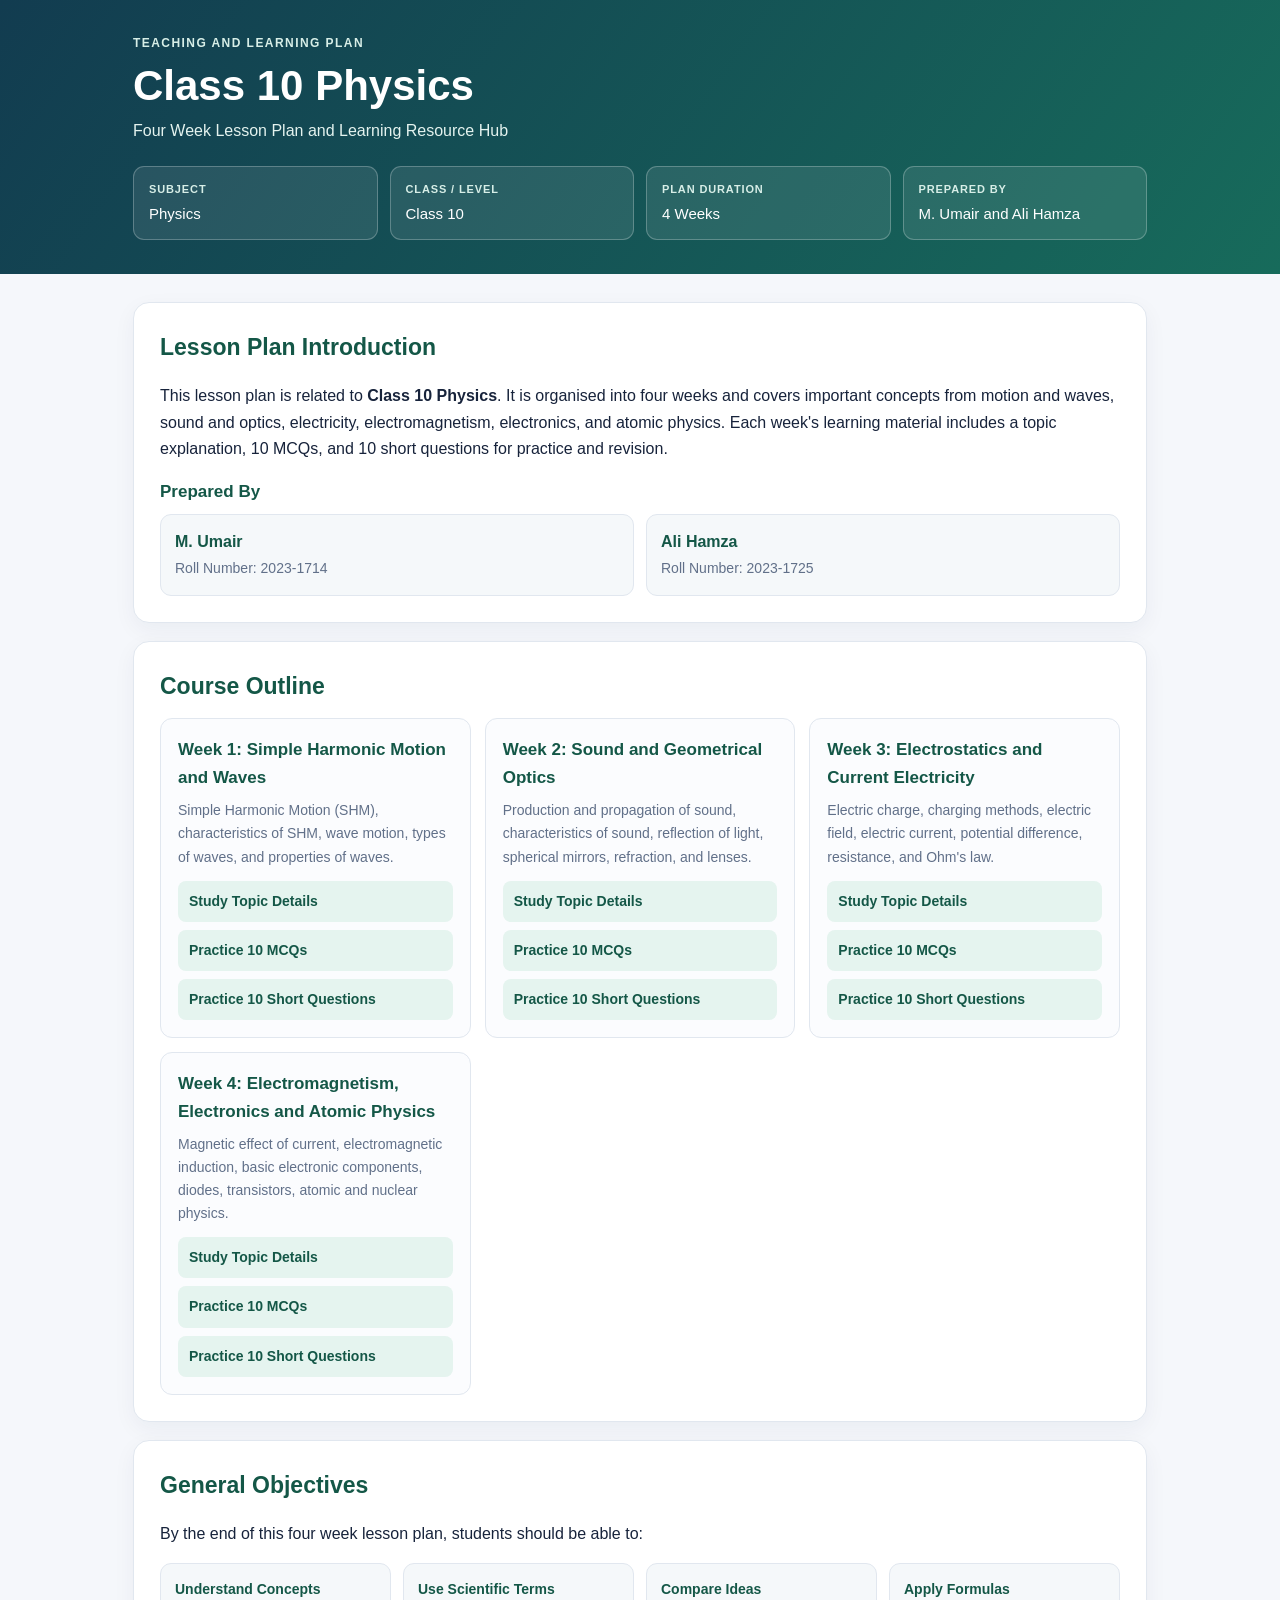
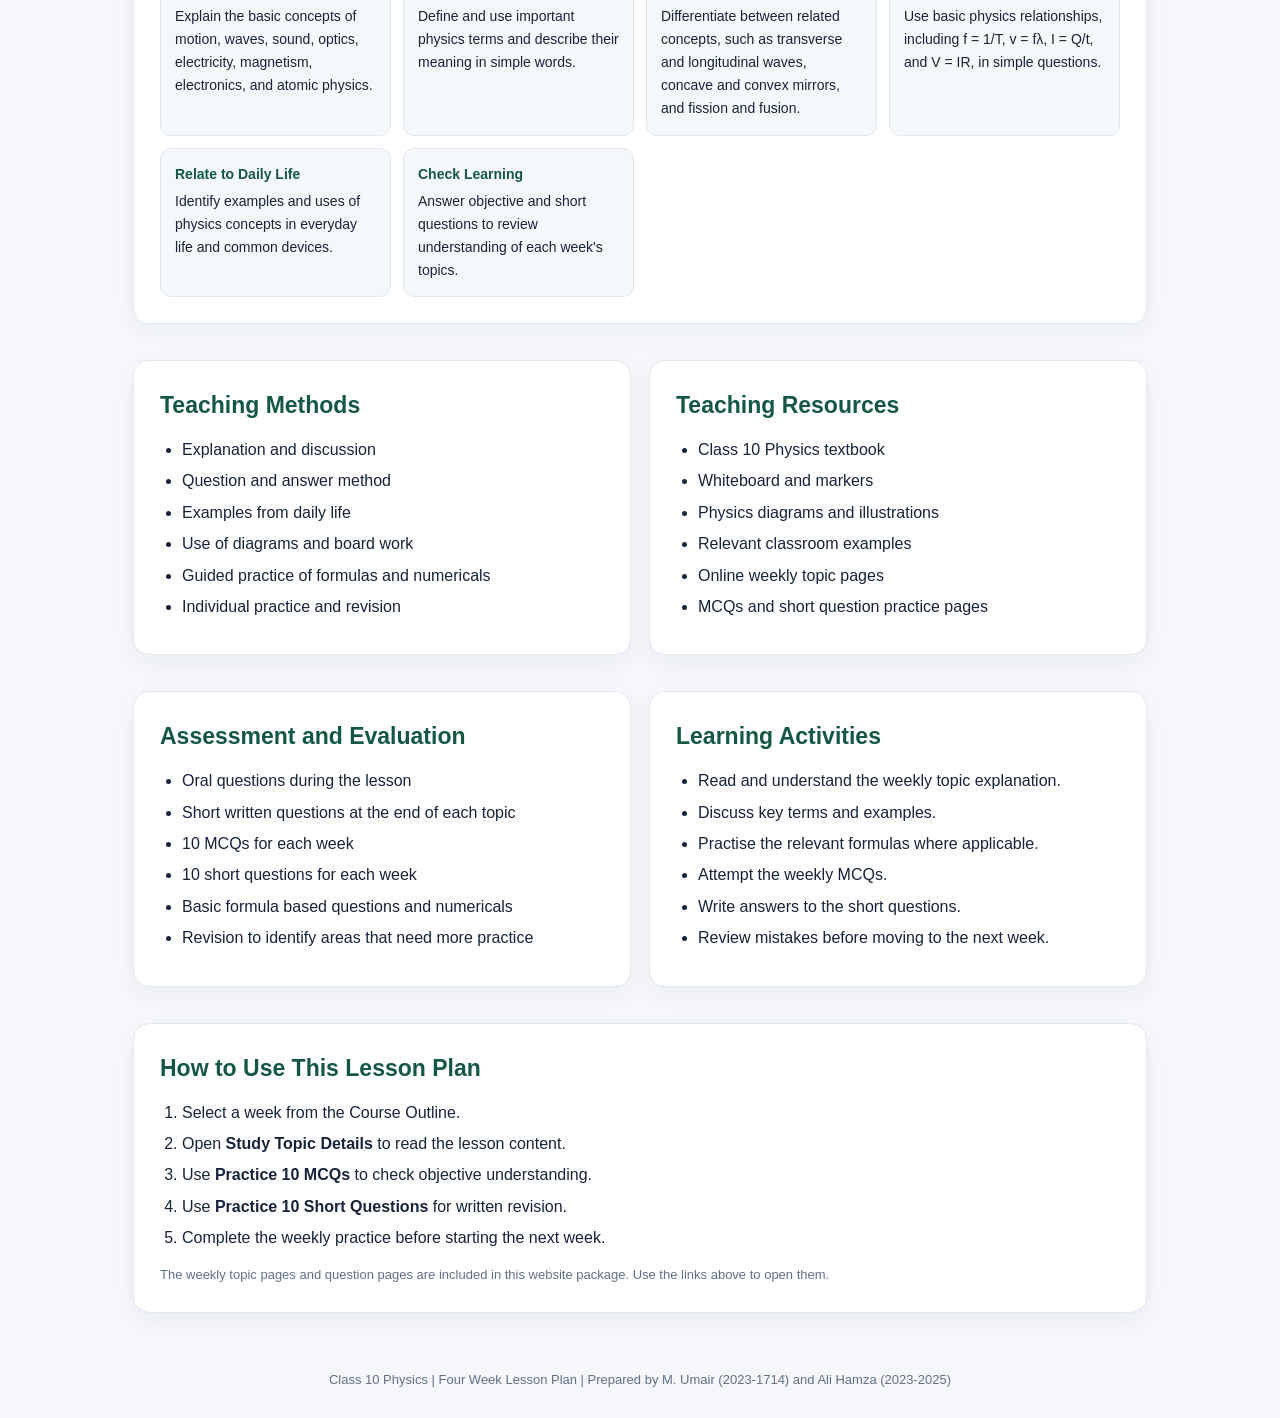
<file: index.html>
<!DOCTYPE html>
<html lang="en">
<head>
<meta charset="UTF-8">
<meta name="viewport" content="width=device-width, initial-scale=1.0">
<title>Class 10 Physics | Lesson Plan</title>
<link rel="stylesheet" href="style.css">
<style>
.hero-label{font-size:12px;text-transform:uppercase;letter-spacing:.12em;font-weight:bold;color:#d7eee7;margin-bottom:8px}
.hero-details{display:grid;grid-template-columns:repeat(auto-fit,minmax(190px,1fr));gap:12px;margin-top:22px}
.hero-item{padding:13px 15px;border:1px solid rgba(255,255,255,.25);background:rgba(255,255,255,.09);border-radius:11px}
.hero-item strong{display:block;color:#d7eee7;font-size:11px;text-transform:uppercase;letter-spacing:.08em}
.hero-item span{display:block;color:white;font-size:15px;margin-top:3px}
.panel{background:var(--card);border:1px solid var(--line);border-radius:16px;padding:clamp(18px,3vw,26px);margin:18px 0;box-shadow:0 7px 22px rgba(28,47,75,.05)}
.panel h2{margin:0 0 12px;color:#145747;font-size:23px}
.panel h3{margin:0 0 7px;color:#145747;font-size:17px}
.panel p:last-child{margin-bottom:0}
.people,.objective-grid{display:grid;grid-template-columns:repeat(auto-fit,minmax(220px,1fr));gap:12px}
.person,.objective{background:#f5f8fa;border:1px solid var(--line);border-radius:11px;padding:14px}
.person strong{display:block;color:#145747}
.person span{font-size:14px;color:var(--muted)}
.week-grid{display:grid;grid-template-columns:repeat(auto-fit,minmax(230px,1fr));gap:14px}
.week{border:1px solid var(--line);border-radius:12px;padding:17px;background:#fbfcfe}
.week p{font-size:14px;color:var(--muted);margin:7px 0 12px}
.week-links{display:grid;gap:8px}
.week-links a{display:block;text-decoration:none;background:var(--accent2);color:#145747;padding:9px 11px;border-radius:8px;font-weight:bold;font-size:14px}
.week-links a:hover{background:#cce9df}
.objective{font-size:14px}
.objective b{display:block;color:#145747;margin-bottom:4px}
.two-col{display:grid;grid-template-columns:repeat(auto-fit,minmax(250px,1fr));gap:18px}
.panel ul,.panel ol{padding-left:22px;margin:8px 0}
.panel li{margin:5px 0}
.note{font-size:13px;color:var(--muted)}
</style>
</head>
<body>
<header>
  <div class="wrap">
    <div class="hero-label">Teaching and Learning Plan</div>
    <h1>Class 10 Physics</h1>
    <p>Four Week Lesson Plan and Learning Resource Hub</p>
    <div class="hero-details">
      <div class="hero-item"><strong>Subject</strong><span>Physics</span></div>
      <div class="hero-item"><strong>Class / Level</strong><span>Class 10</span></div>
      <div class="hero-item"><strong>Plan Duration</strong><span>4 Weeks</span></div>
      <div class="hero-item"><strong>Prepared by</strong><span>M. Umair and Ali Hamza</span></div>
    </div>
  </div>
</header>

<main>
  <section class="panel">
    <h2>Lesson Plan Introduction</h2>
    <p>This lesson plan is related to <b>Class 10 Physics</b>. It is organised into four weeks and covers important concepts from motion and waves, sound and optics, electricity, electromagnetism, electronics, and atomic physics. Each week's learning material includes a topic explanation, 10 MCQs, and 10 short questions for practice and revision.</p>
    <h3>Prepared By</h3>
    <div class="people">
      <div class="person"><strong>M. Umair</strong><span>Roll Number: 2023-1714</span></div>
      <div class="person"><strong>Ali Hamza</strong><span>Roll Number: 2023-1725</span></div>
    </div>
  </section>

  <section class="panel">
    <h2>Course Outline</h2>
    <div class="week-grid">
      <article class="week">
        <h3>Week 1: Simple Harmonic Motion and Waves</h3>
        <p>Simple Harmonic Motion (SHM), characteristics of SHM, wave motion, types of waves, and properties of waves.</p>
        <div class="week-links">
          <a href="topic_week1.html">Study Topic Details</a>
          <a href="mcqs_week1.html">Practice 10 MCQs</a>
          <a href="short_week1.html">Practice 10 Short Questions</a>
        </div>
      </article>
      <article class="week">
        <h3>Week 2: Sound and Geometrical Optics</h3>
        <p>Production and propagation of sound, characteristics of sound, reflection of light, spherical mirrors, refraction, and lenses.</p>
        <div class="week-links">
          <a href="topic_week2.html">Study Topic Details</a>
          <a href="mcqs_week2.html">Practice 10 MCQs</a>
          <a href="short_week2.html">Practice 10 Short Questions</a>
        </div>
      </article>
      <article class="week">
        <h3>Week 3: Electrostatics and Current Electricity</h3>
        <p>Electric charge, charging methods, electric field, electric current, potential difference, resistance, and Ohm's law.</p>
        <div class="week-links">
          <a href="topic_week3.html">Study Topic Details</a>
          <a href="mcqs_week3.html">Practice 10 MCQs</a>
          <a href="short_week3.html">Practice 10 Short Questions</a>
        </div>
      </article>
      <article class="week">
        <h3>Week 4: Electromagnetism, Electronics and Atomic Physics</h3>
        <p>Magnetic effect of current, electromagnetic induction, basic electronic components, diodes, transistors, atomic and nuclear physics.</p>
        <div class="week-links">
          <a href="topic_week4.html">Study Topic Details</a>
          <a href="mcqs_week4.html">Practice 10 MCQs</a>
          <a href="short_week4.html">Practice 10 Short Questions</a>
        </div>
      </article>
    </div>
  </section>

  <section class="panel">
    <h2>General Objectives</h2>
    <p>By the end of this four week lesson plan, students should be able to:</p>
    <div class="objective-grid">
      <div class="objective"><b>Understand Concepts</b>Explain the basic concepts of motion, waves, sound, optics, electricity, magnetism, electronics, and atomic physics.</div>
      <div class="objective"><b>Use Scientific Terms</b>Define and use important physics terms and describe their meaning in simple words.</div>
      <div class="objective"><b>Compare Ideas</b>Differentiate between related concepts, such as transverse and longitudinal waves, concave and convex mirrors, and fission and fusion.</div>
      <div class="objective"><b>Apply Formulas</b>Use basic physics relationships, including f = 1/T, v = fλ, I = Q/t, and V = IR, in simple questions.</div>
      <div class="objective"><b>Relate to Daily Life</b>Identify examples and uses of physics concepts in everyday life and common devices.</div>
      <div class="objective"><b>Check Learning</b>Answer objective and short questions to review understanding of each week's topics.</div>
    </div>
  </section>

  <div class="two-col">
    <section class="panel">
      <h2>Teaching Methods</h2>
      <ul>
        <li>Explanation and discussion</li>
        <li>Question and answer method</li>
        <li>Examples from daily life</li>
        <li>Use of diagrams and board work</li>
        <li>Guided practice of formulas and numericals</li>
        <li>Individual practice and revision</li>
      </ul>
    </section>
    <section class="panel">
      <h2>Teaching Resources</h2>
      <ul>
        <li>Class 10 Physics textbook</li>
        <li>Whiteboard and markers</li>
        <li>Physics diagrams and illustrations</li>
        <li>Relevant classroom examples</li>
        <li>Online weekly topic pages</li>
        <li>MCQs and short question practice pages</li>
      </ul>
    </section>
  </div>

  <div class="two-col">
    <section class="panel">
      <h2>Assessment and Evaluation</h2>
      <ul>
        <li>Oral questions during the lesson</li>
        <li>Short written questions at the end of each topic</li>
        <li>10 MCQs for each week</li>
        <li>10 short questions for each week</li>
        <li>Basic formula based questions and numericals</li>
        <li>Revision to identify areas that need more practice</li>
      </ul>
    </section>
    <section class="panel">
      <h2>Learning Activities</h2>
      <ul>
        <li>Read and understand the weekly topic explanation.</li>
        <li>Discuss key terms and examples.</li>
        <li>Practise the relevant formulas where applicable.</li>
        <li>Attempt the weekly MCQs.</li>
        <li>Write answers to the short questions.</li>
        <li>Review mistakes before moving to the next week.</li>
      </ul>
    </section>
  </div>

  <section class="panel">
    <h2>How to Use This Lesson Plan</h2>
    <ol>
      <li>Select a week from the Course Outline.</li>
      <li>Open <b>Study Topic Details</b> to read the lesson content.</li>
      <li>Use <b>Practice 10 MCQs</b> to check objective understanding.</li>
      <li>Use <b>Practice 10 Short Questions</b> for written revision.</li>
      <li>Complete the weekly practice before starting the next week.</li>
    </ol>
    <p class="note">The weekly topic pages and question pages are included in this website package. Use the links above to open them.</p>
  </section>
</main>

<footer>Class 10 Physics | Four Week Lesson Plan | Prepared by M. Umair (2023-1714) and Ali Hamza (2023-2025)</footer>
</body>
</html>
</file>
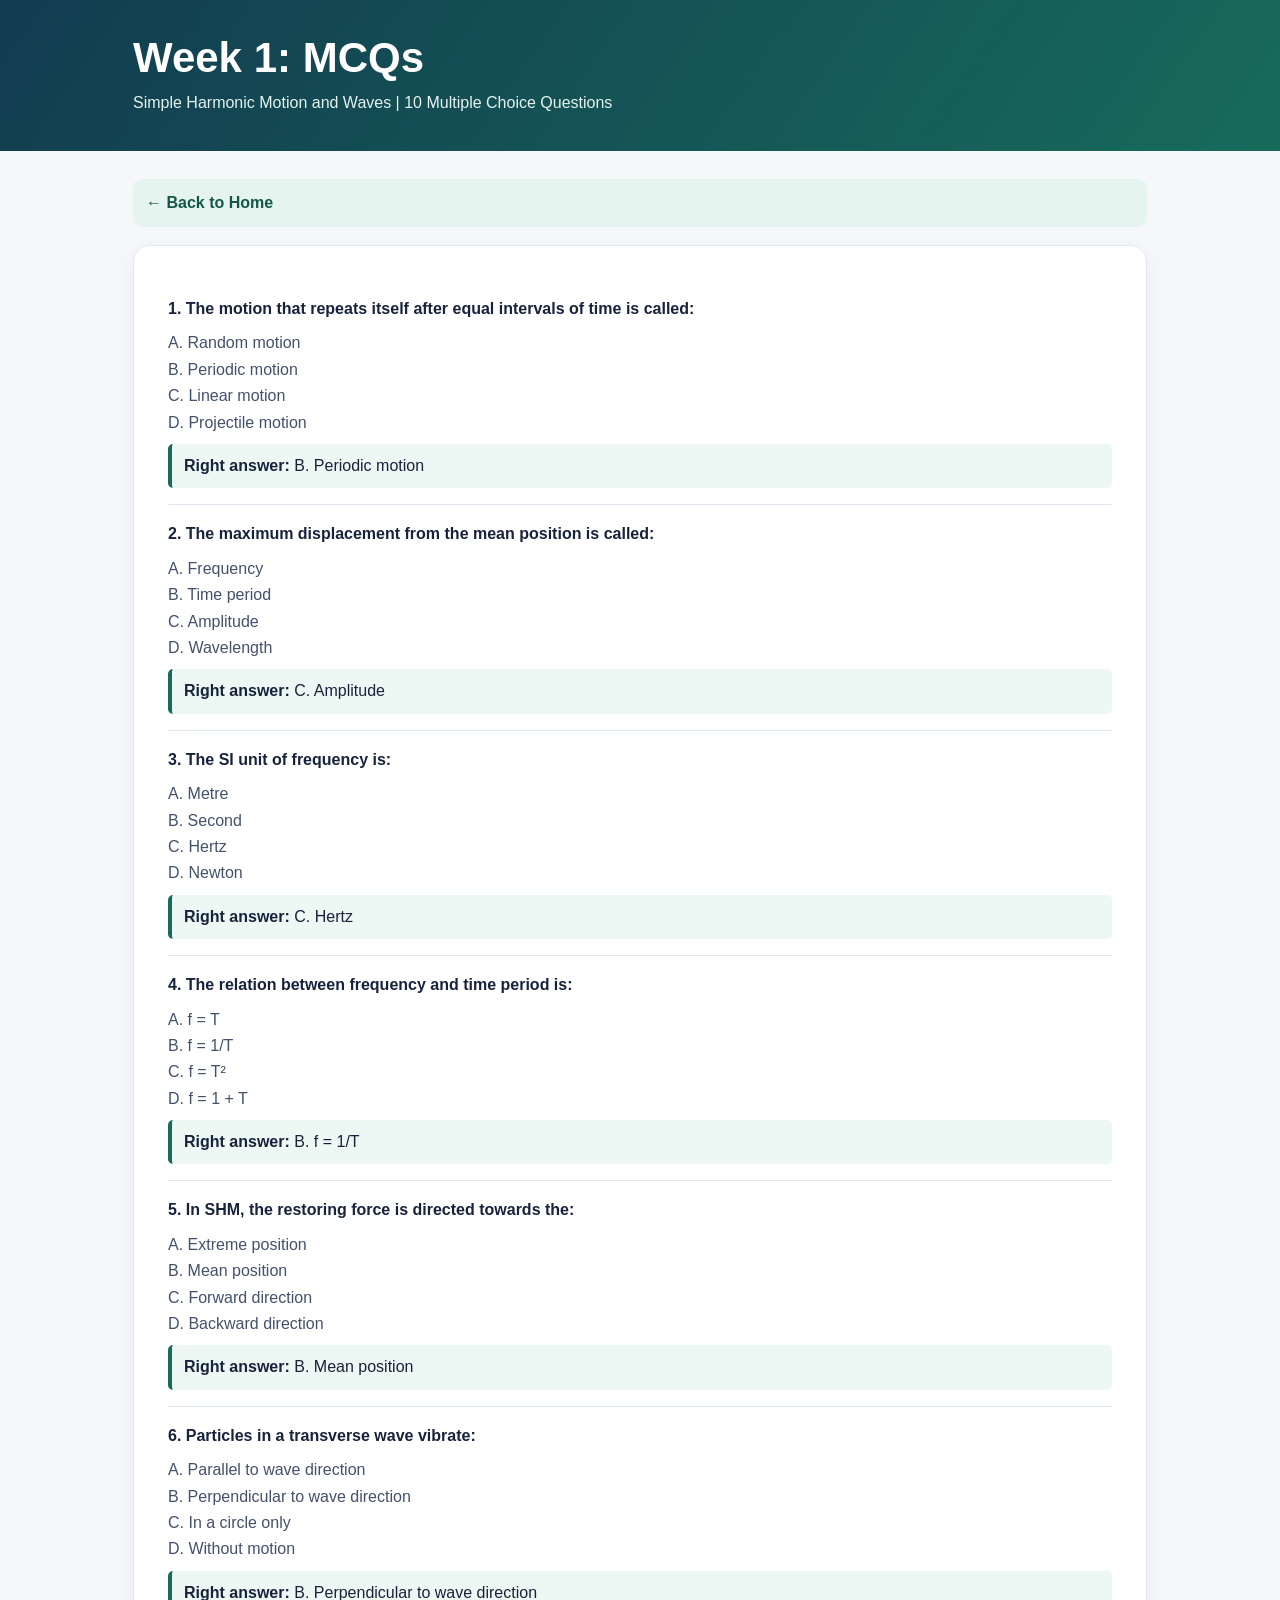
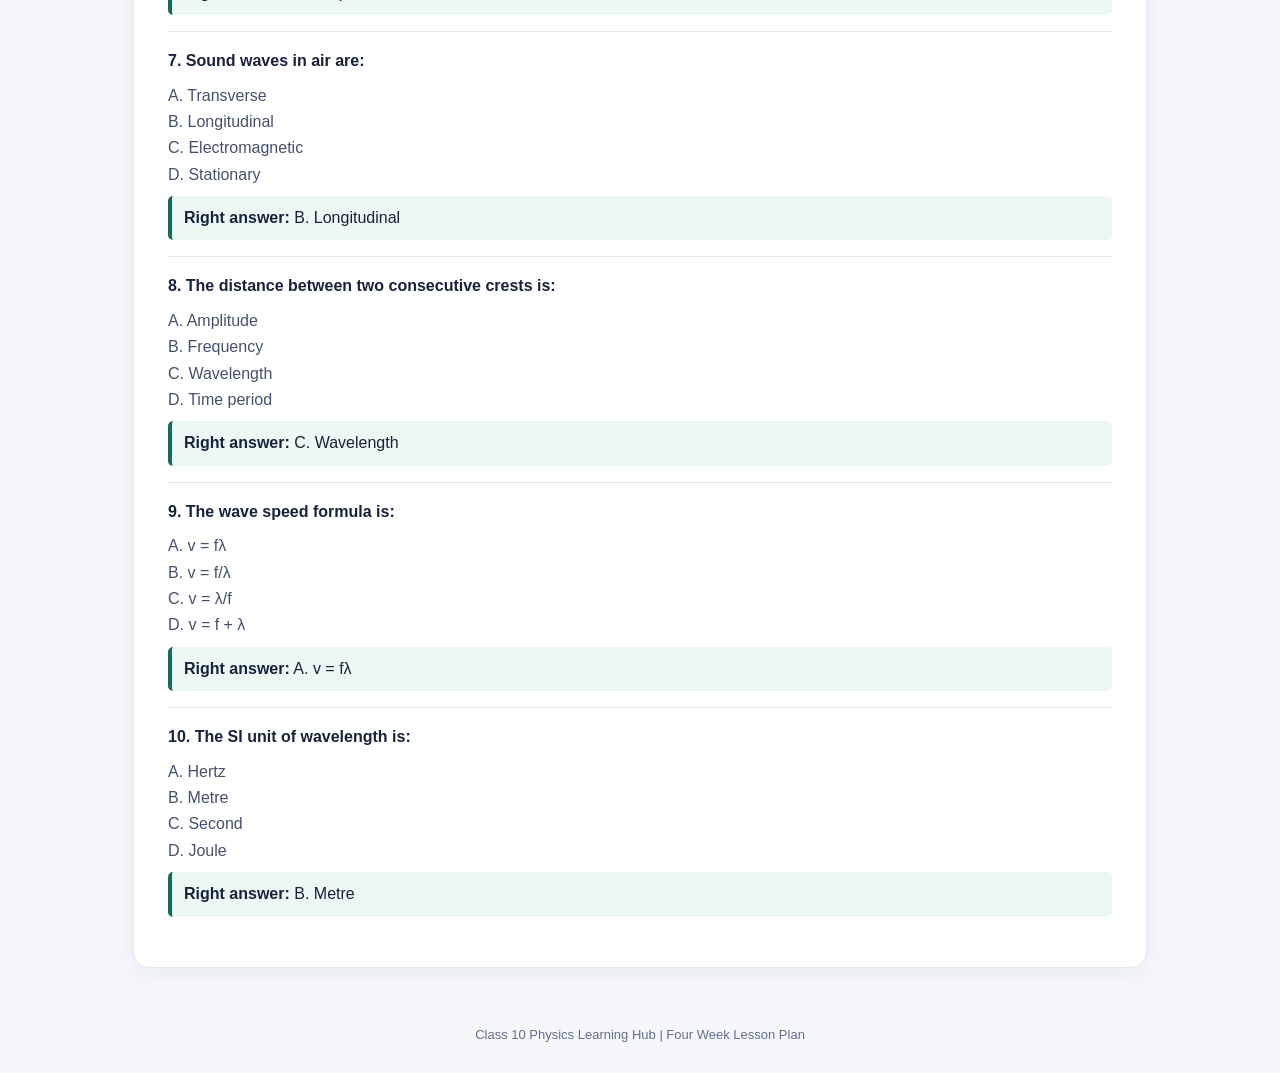
<file: mcqs_week1.html>
<!DOCTYPE html>
<html lang="en">
<head><meta charset="UTF-8"><meta name="viewport" content="width=device-width, initial-scale=1.0">
<title>Week 1: MCQs</title><link rel="stylesheet" href="style.css"></head>
<body><header><div class="wrap"><h1>Week 1: MCQs</h1><p>Simple Harmonic Motion and Waves | 10 Multiple Choice Questions</p></div></header>
<main><a class="back" href="index.html">← Back to Home</a><div class="content" style="margin-top:18px"><div class="question"><b>1. The motion that repeats itself after equal intervals of time is called:</b><div class="options">A. Random motion<br>B. Periodic motion<br>C. Linear motion<br>D. Projectile motion</div><div class="answer"><b>Right answer:</b> B. Periodic motion</div></div><div class="question"><b>2. The maximum displacement from the mean position is called:</b><div class="options">A. Frequency<br>B. Time period<br>C. Amplitude<br>D. Wavelength</div><div class="answer"><b>Right answer:</b> C. Amplitude</div></div><div class="question"><b>3. The SI unit of frequency is:</b><div class="options">A. Metre<br>B. Second<br>C. Hertz<br>D. Newton</div><div class="answer"><b>Right answer:</b> C. Hertz</div></div><div class="question"><b>4. The relation between frequency and time period is:</b><div class="options">A. f = T<br>B. f = 1/T<br>C. f = T²<br>D. f = 1 + T</div><div class="answer"><b>Right answer:</b> B. f = 1/T</div></div><div class="question"><b>5. In SHM, the restoring force is directed towards the:</b><div class="options">A. Extreme position<br>B. Mean position<br>C. Forward direction<br>D. Backward direction</div><div class="answer"><b>Right answer:</b> B. Mean position</div></div><div class="question"><b>6. Particles in a transverse wave vibrate:</b><div class="options">A. Parallel to wave direction<br>B. Perpendicular to wave direction<br>C. In a circle only<br>D. Without motion</div><div class="answer"><b>Right answer:</b> B. Perpendicular to wave direction</div></div><div class="question"><b>7. Sound waves in air are:</b><div class="options">A. Transverse<br>B. Longitudinal<br>C. Electromagnetic<br>D. Stationary</div><div class="answer"><b>Right answer:</b> B. Longitudinal</div></div><div class="question"><b>8. The distance between two consecutive crests is:</b><div class="options">A. Amplitude<br>B. Frequency<br>C. Wavelength<br>D. Time period</div><div class="answer"><b>Right answer:</b> C. Wavelength</div></div><div class="question"><b>9. The wave speed formula is:</b><div class="options">A. v = fλ<br>B. v = f/λ<br>C. v = λ/f<br>D. v = f + λ</div><div class="answer"><b>Right answer:</b> A. v = fλ</div></div><div class="question"><b>10. The SI unit of wavelength is:</b><div class="options">A. Hertz<br>B. Metre<br>C. Second<br>D. Joule</div><div class="answer"><b>Right answer:</b> B. Metre</div></div></div></main><footer>Class 10 Physics Learning Hub | Four Week Lesson Plan</footer></body></html>
</file>
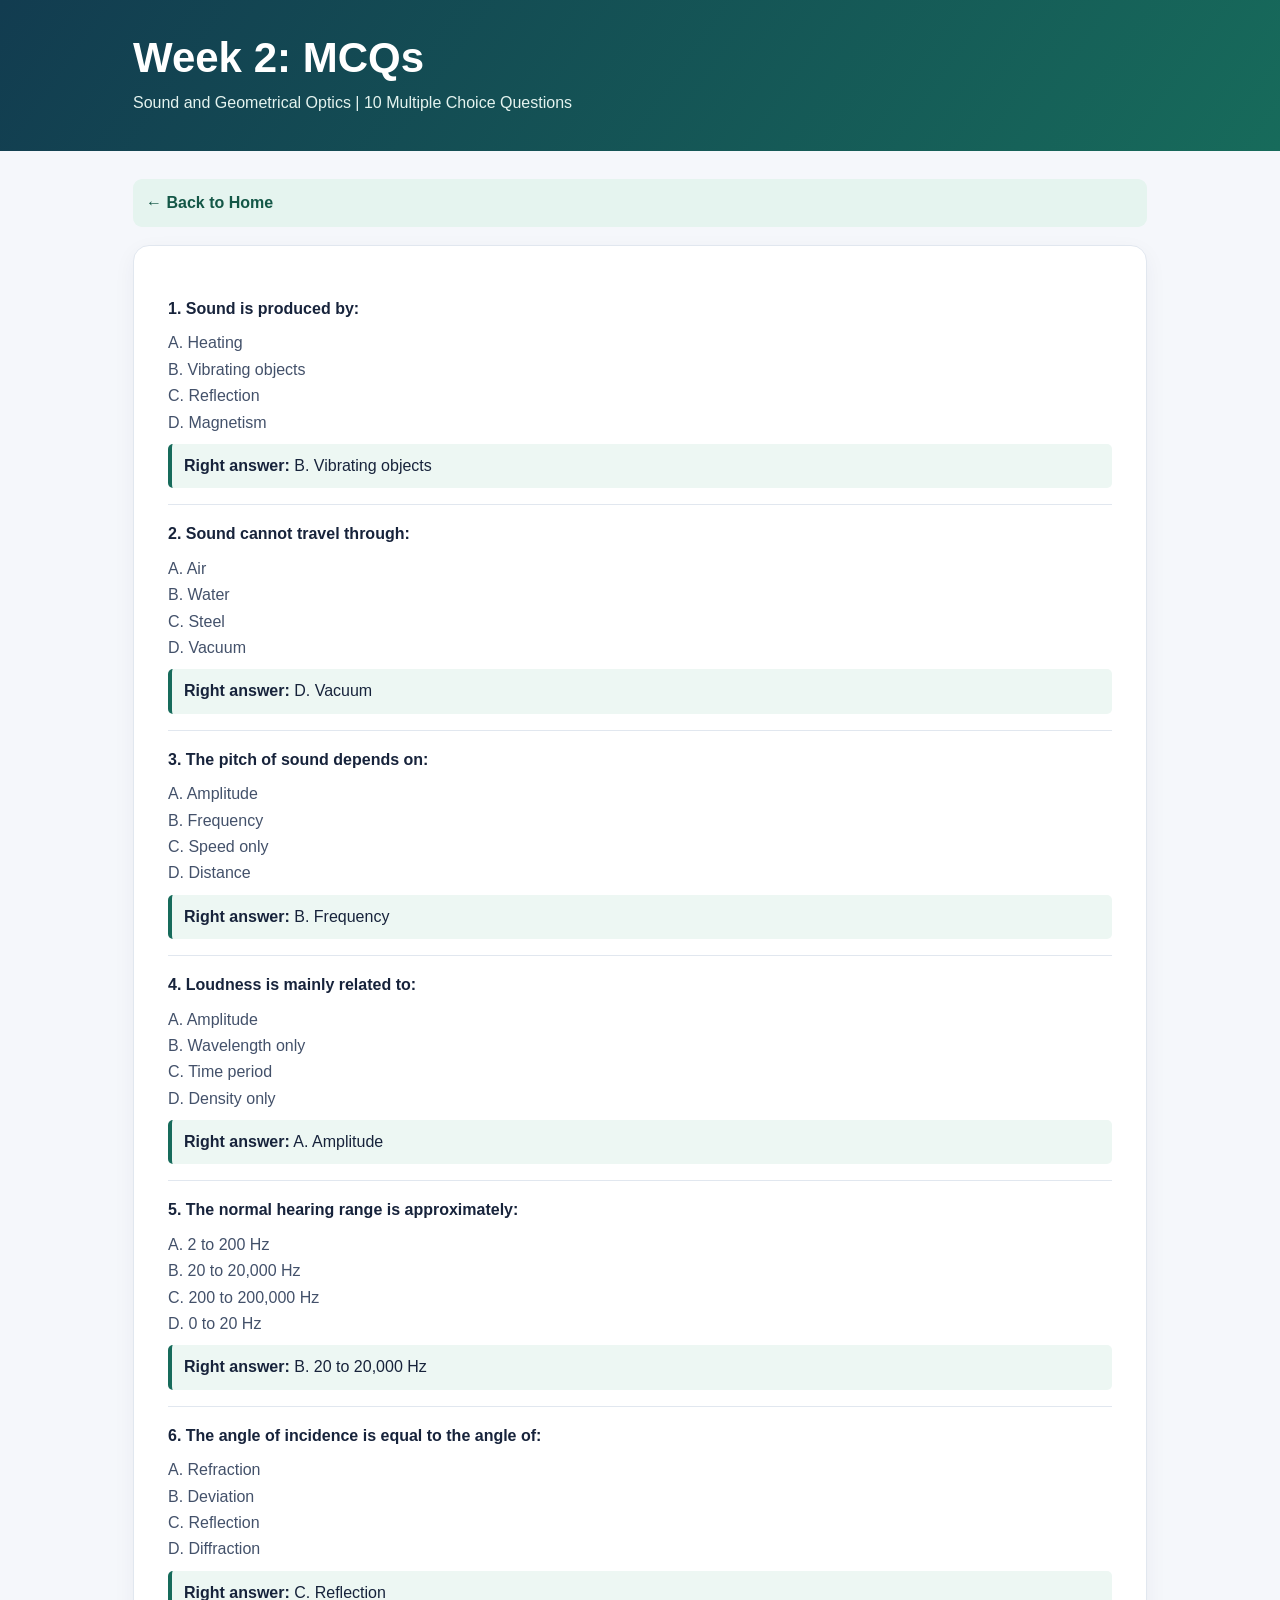
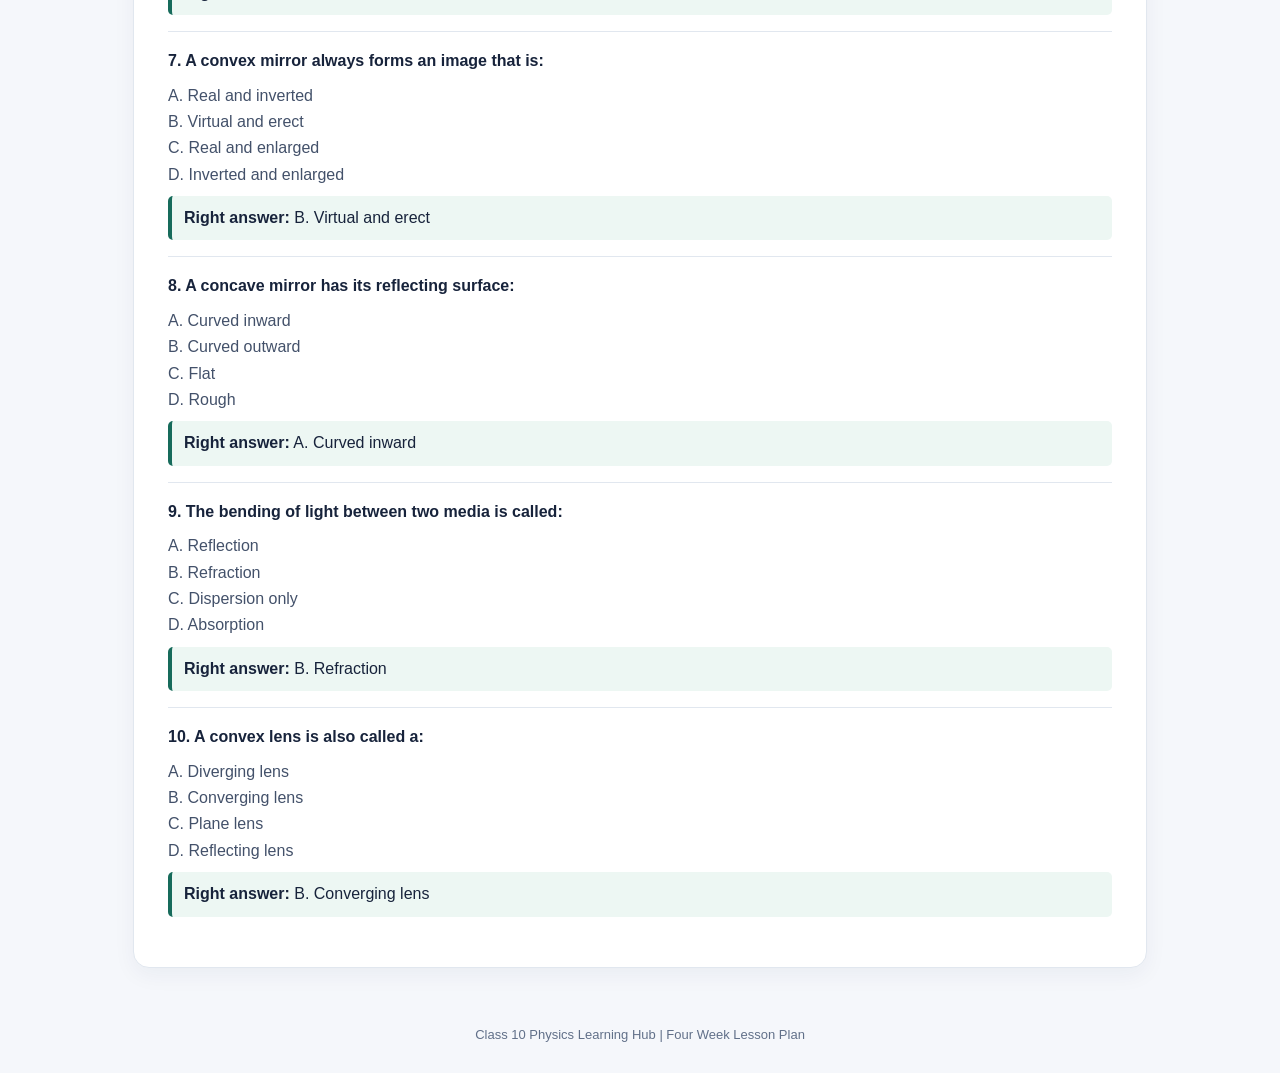
<file: mcqs_week2.html>
<!DOCTYPE html>
<html lang="en">
<head><meta charset="UTF-8"><meta name="viewport" content="width=device-width, initial-scale=1.0">
<title>Week 2: MCQs</title><link rel="stylesheet" href="style.css"></head>
<body><header><div class="wrap"><h1>Week 2: MCQs</h1><p>Sound and Geometrical Optics | 10 Multiple Choice Questions</p></div></header>
<main><a class="back" href="index.html">← Back to Home</a><div class="content" style="margin-top:18px"><div class="question"><b>1. Sound is produced by:</b><div class="options">A. Heating<br>B. Vibrating objects<br>C. Reflection<br>D. Magnetism</div><div class="answer"><b>Right answer:</b> B. Vibrating objects</div></div><div class="question"><b>2. Sound cannot travel through:</b><div class="options">A. Air<br>B. Water<br>C. Steel<br>D. Vacuum</div><div class="answer"><b>Right answer:</b> D. Vacuum</div></div><div class="question"><b>3. The pitch of sound depends on:</b><div class="options">A. Amplitude<br>B. Frequency<br>C. Speed only<br>D. Distance</div><div class="answer"><b>Right answer:</b> B. Frequency</div></div><div class="question"><b>4. Loudness is mainly related to:</b><div class="options">A. Amplitude<br>B. Wavelength only<br>C. Time period<br>D. Density only</div><div class="answer"><b>Right answer:</b> A. Amplitude</div></div><div class="question"><b>5. The normal hearing range is approximately:</b><div class="options">A. 2 to 200 Hz<br>B. 20 to 20,000 Hz<br>C. 200 to 200,000 Hz<br>D. 0 to 20 Hz</div><div class="answer"><b>Right answer:</b> B. 20 to 20,000 Hz</div></div><div class="question"><b>6. The angle of incidence is equal to the angle of:</b><div class="options">A. Refraction<br>B. Deviation<br>C. Reflection<br>D. Diffraction</div><div class="answer"><b>Right answer:</b> C. Reflection</div></div><div class="question"><b>7. A convex mirror always forms an image that is:</b><div class="options">A. Real and inverted<br>B. Virtual and erect<br>C. Real and enlarged<br>D. Inverted and enlarged</div><div class="answer"><b>Right answer:</b> B. Virtual and erect</div></div><div class="question"><b>8. A concave mirror has its reflecting surface:</b><div class="options">A. Curved inward<br>B. Curved outward<br>C. Flat<br>D. Rough</div><div class="answer"><b>Right answer:</b> A. Curved inward</div></div><div class="question"><b>9. The bending of light between two media is called:</b><div class="options">A. Reflection<br>B. Refraction<br>C. Dispersion only<br>D. Absorption</div><div class="answer"><b>Right answer:</b> B. Refraction</div></div><div class="question"><b>10. A convex lens is also called a:</b><div class="options">A. Diverging lens<br>B. Converging lens<br>C. Plane lens<br>D. Reflecting lens</div><div class="answer"><b>Right answer:</b> B. Converging lens</div></div></div></main><footer>Class 10 Physics Learning Hub | Four Week Lesson Plan</footer></body></html>
</file>
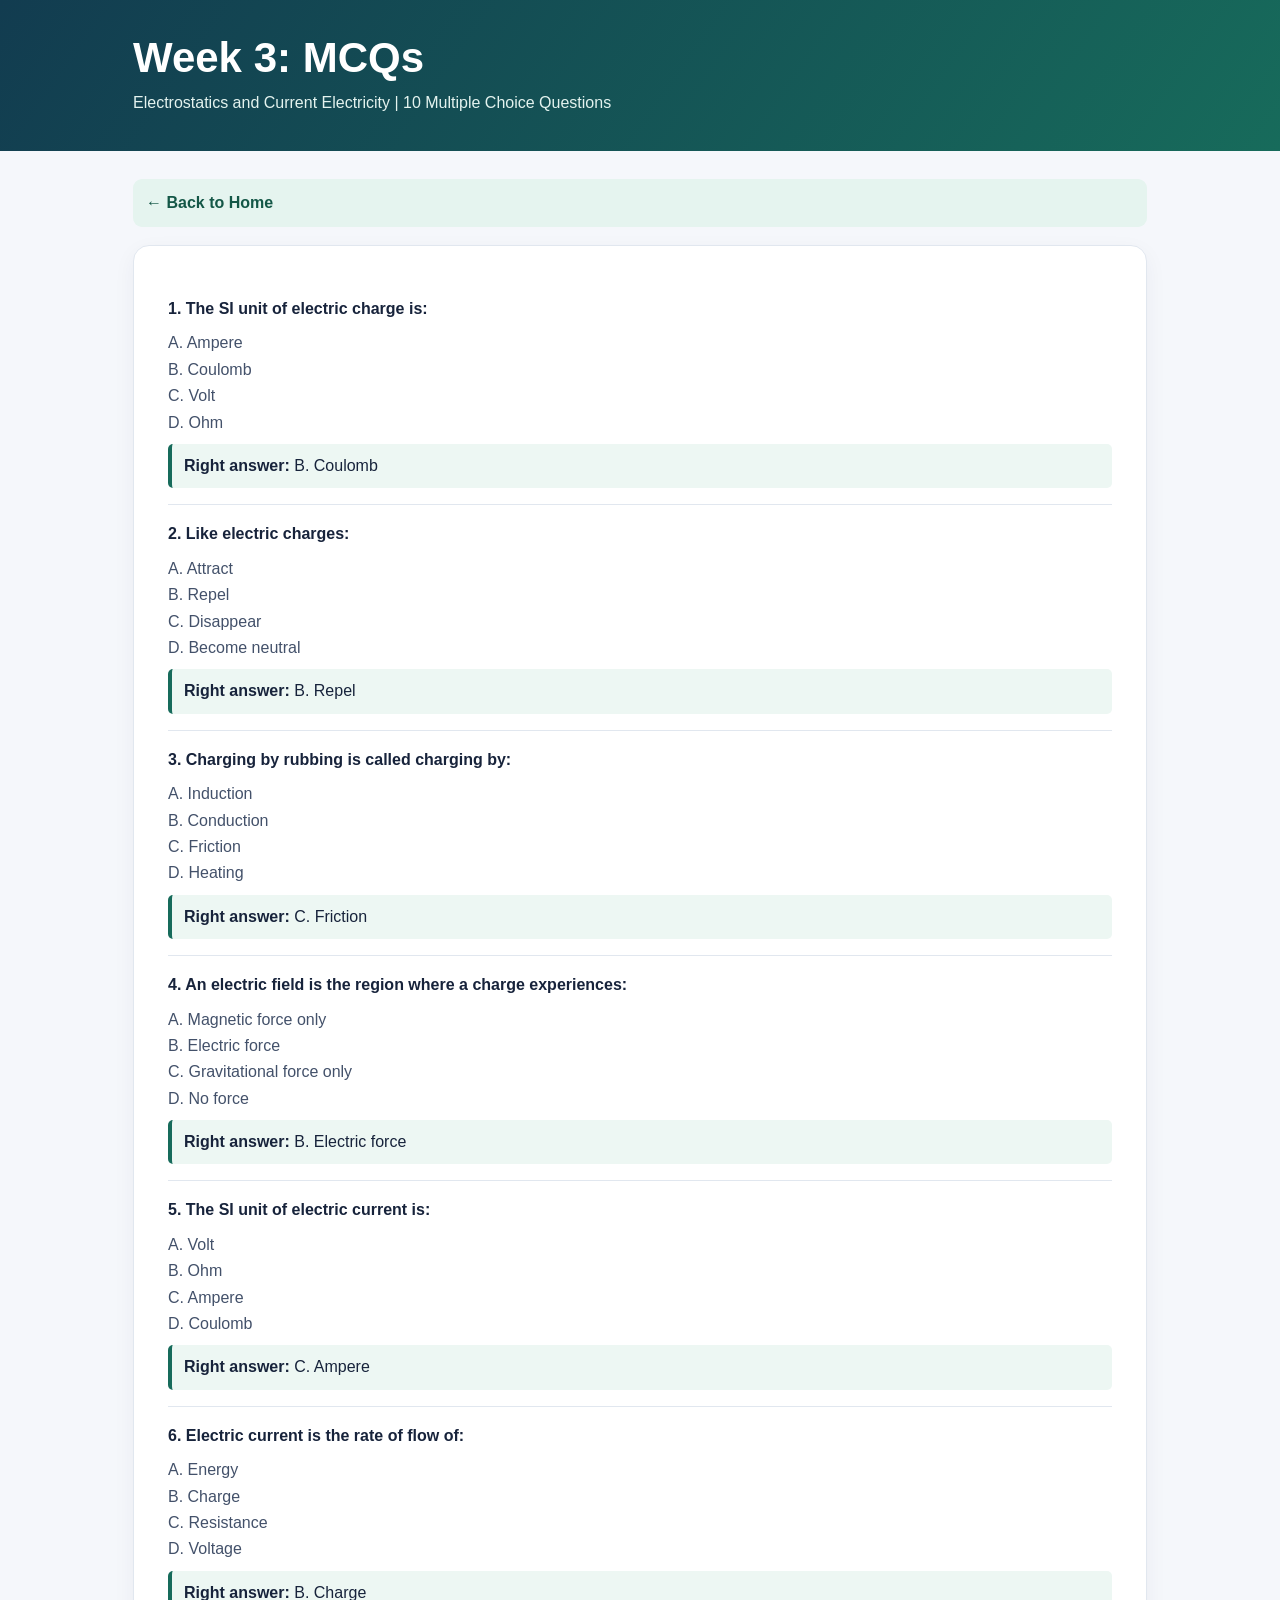
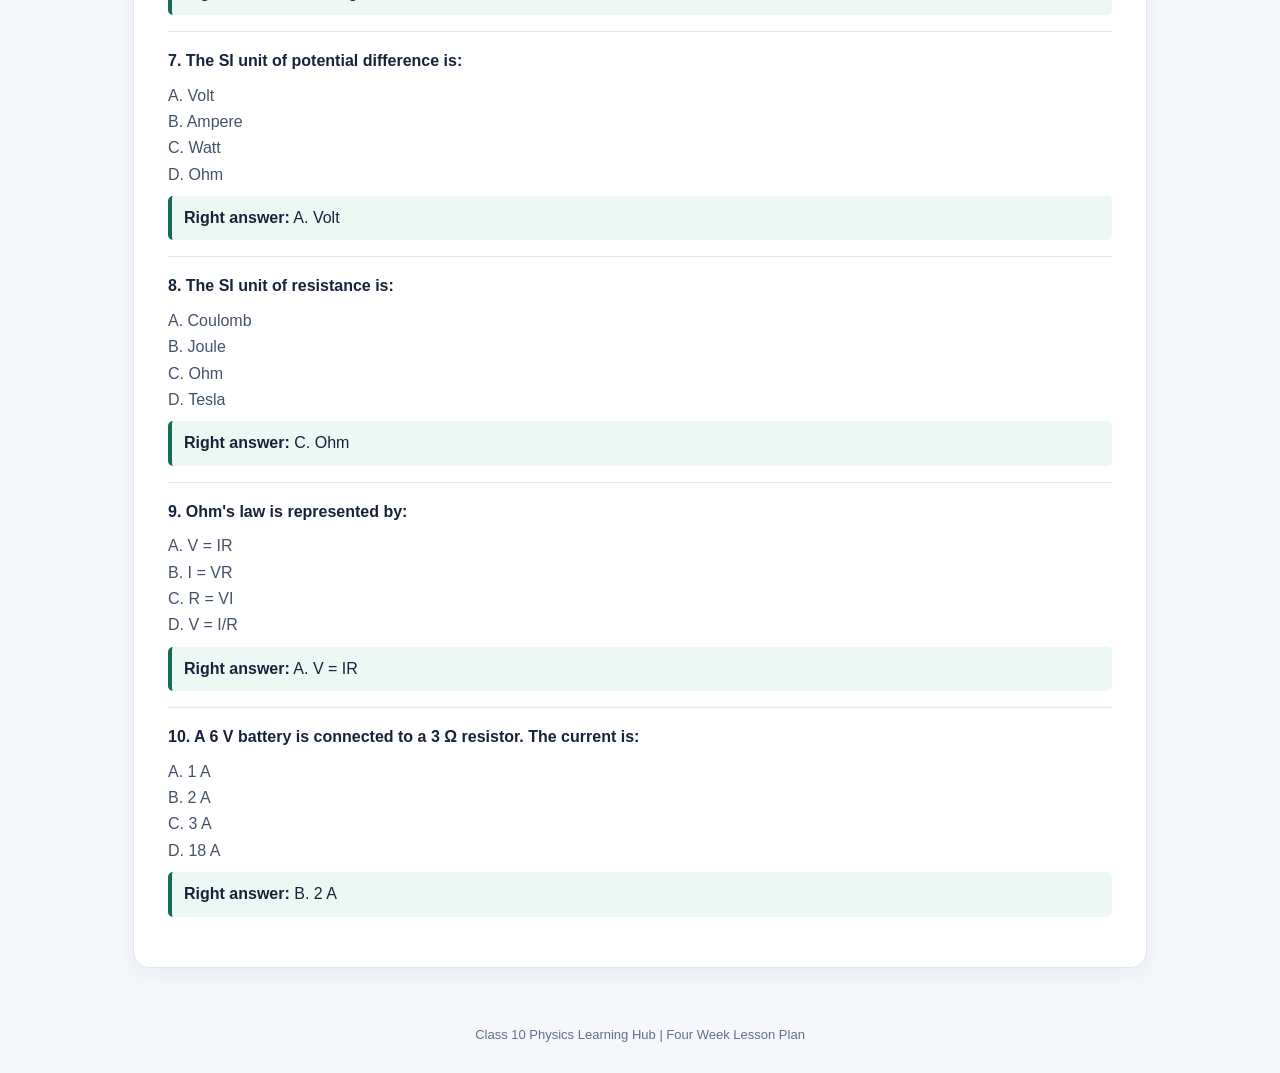
<file: mcqs_week3.html>
<!DOCTYPE html>
<html lang="en">
<head><meta charset="UTF-8"><meta name="viewport" content="width=device-width, initial-scale=1.0">
<title>Week 3: MCQs</title><link rel="stylesheet" href="style.css"></head>
<body><header><div class="wrap"><h1>Week 3: MCQs</h1><p>Electrostatics and Current Electricity | 10 Multiple Choice Questions</p></div></header>
<main><a class="back" href="index.html">← Back to Home</a><div class="content" style="margin-top:18px"><div class="question"><b>1. The SI unit of electric charge is:</b><div class="options">A. Ampere<br>B. Coulomb<br>C. Volt<br>D. Ohm</div><div class="answer"><b>Right answer:</b> B. Coulomb</div></div><div class="question"><b>2. Like electric charges:</b><div class="options">A. Attract<br>B. Repel<br>C. Disappear<br>D. Become neutral</div><div class="answer"><b>Right answer:</b> B. Repel</div></div><div class="question"><b>3. Charging by rubbing is called charging by:</b><div class="options">A. Induction<br>B. Conduction<br>C. Friction<br>D. Heating</div><div class="answer"><b>Right answer:</b> C. Friction</div></div><div class="question"><b>4. An electric field is the region where a charge experiences:</b><div class="options">A. Magnetic force only<br>B. Electric force<br>C. Gravitational force only<br>D. No force</div><div class="answer"><b>Right answer:</b> B. Electric force</div></div><div class="question"><b>5. The SI unit of electric current is:</b><div class="options">A. Volt<br>B. Ohm<br>C. Ampere<br>D. Coulomb</div><div class="answer"><b>Right answer:</b> C. Ampere</div></div><div class="question"><b>6. Electric current is the rate of flow of:</b><div class="options">A. Energy<br>B. Charge<br>C. Resistance<br>D. Voltage</div><div class="answer"><b>Right answer:</b> B. Charge</div></div><div class="question"><b>7. The SI unit of potential difference is:</b><div class="options">A. Volt<br>B. Ampere<br>C. Watt<br>D. Ohm</div><div class="answer"><b>Right answer:</b> A. Volt</div></div><div class="question"><b>8. The SI unit of resistance is:</b><div class="options">A. Coulomb<br>B. Joule<br>C. Ohm<br>D. Tesla</div><div class="answer"><b>Right answer:</b> C. Ohm</div></div><div class="question"><b>9. Ohm's law is represented by:</b><div class="options">A. V = IR<br>B. I = VR<br>C. R = VI<br>D. V = I/R</div><div class="answer"><b>Right answer:</b> A. V = IR</div></div><div class="question"><b>10. A 6 V battery is connected to a 3 Ω resistor. The current is:</b><div class="options">A. 1 A<br>B. 2 A<br>C. 3 A<br>D. 18 A</div><div class="answer"><b>Right answer:</b> B. 2 A</div></div></div></main><footer>Class 10 Physics Learning Hub | Four Week Lesson Plan</footer></body></html>
</file>
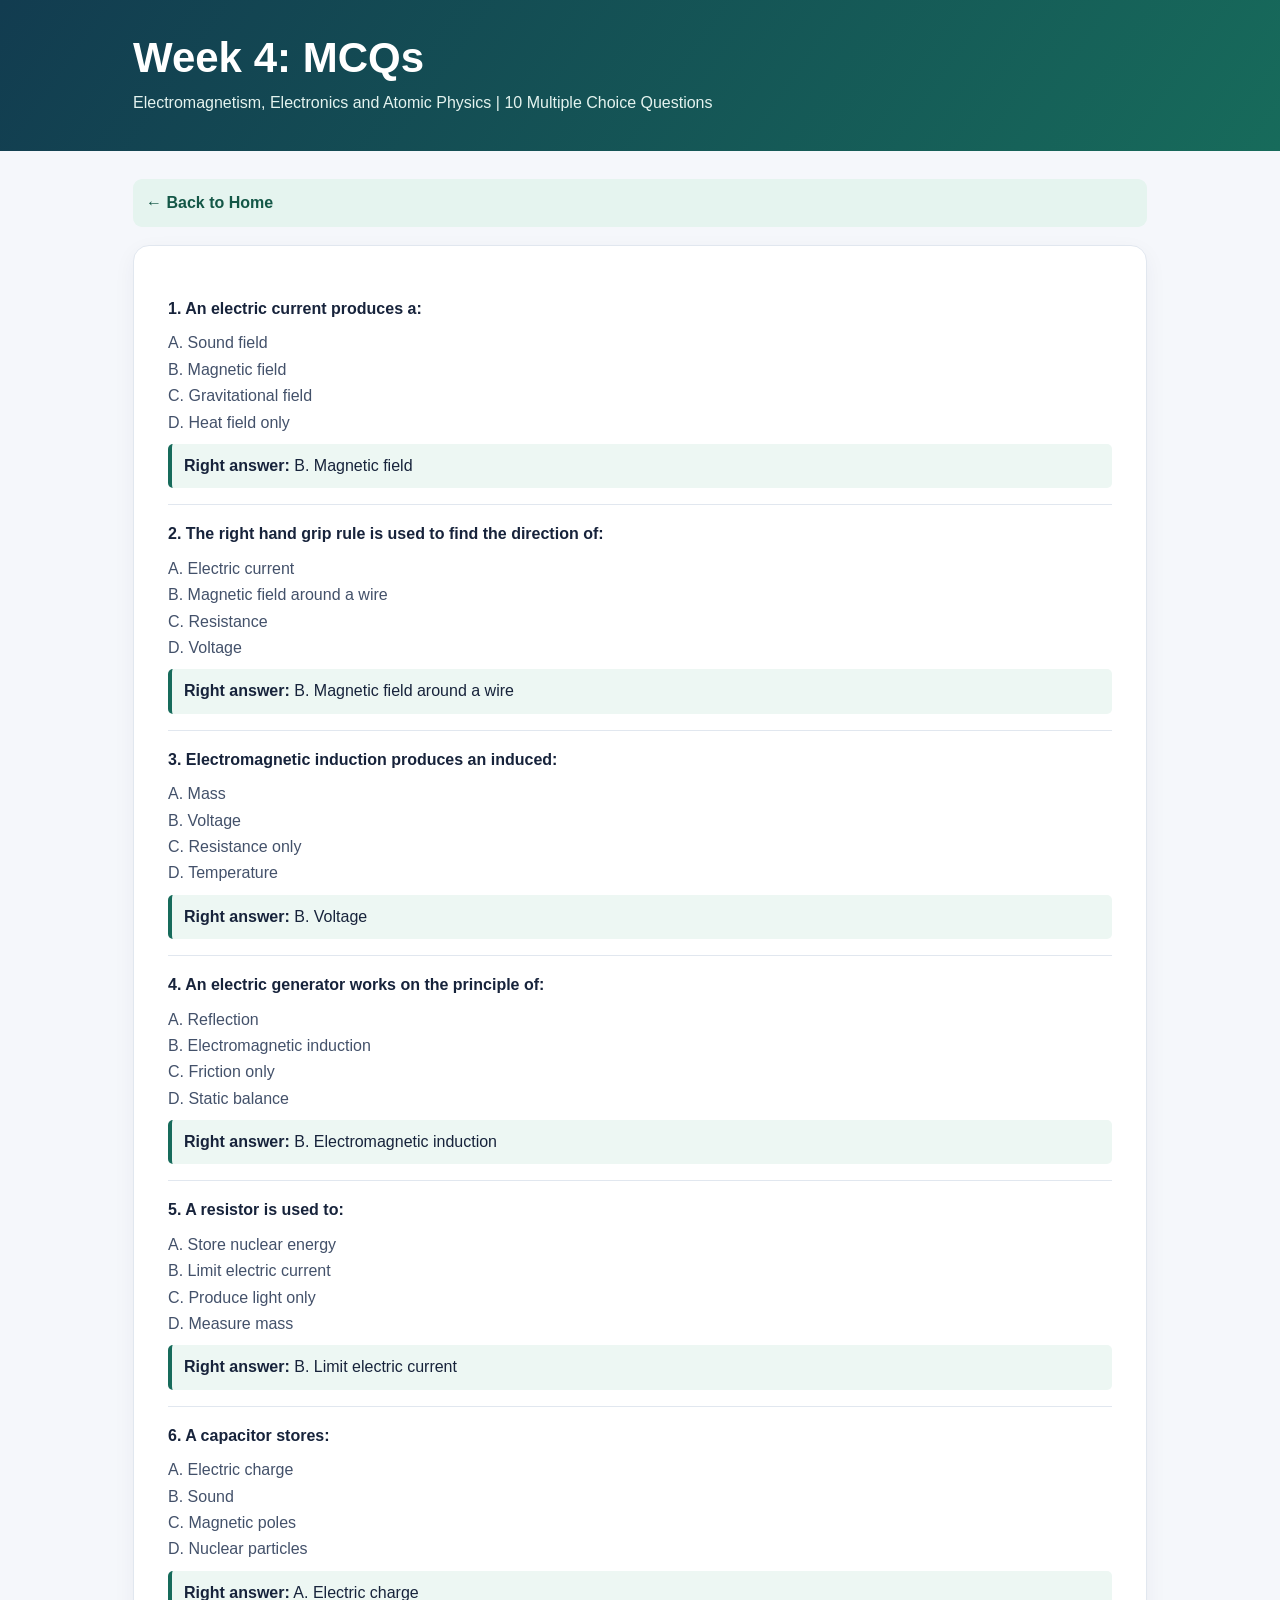
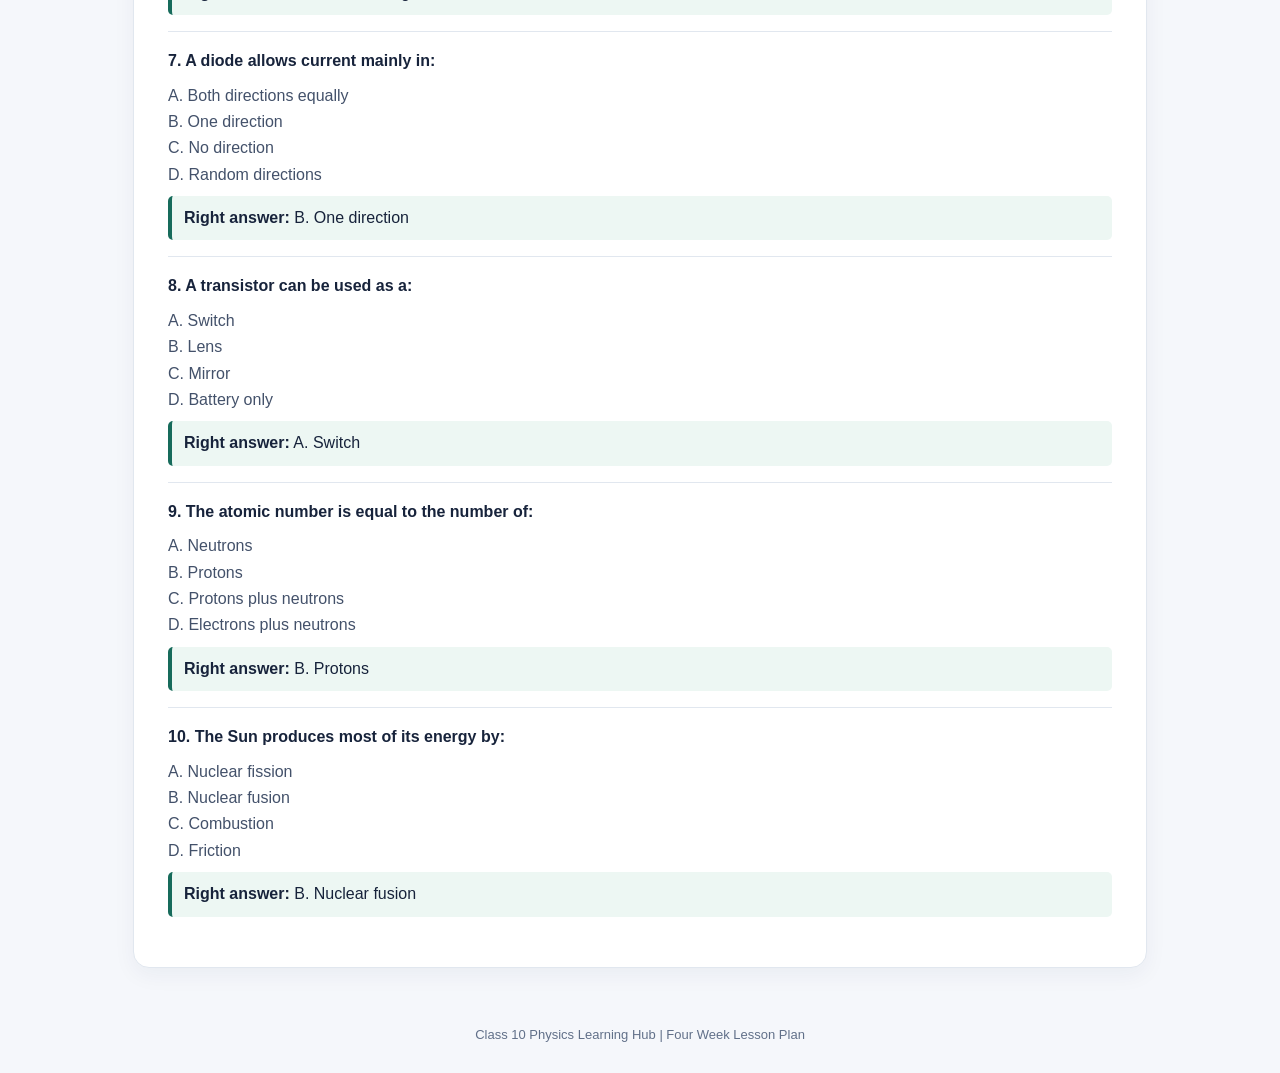
<file: mcqs_week4.html>
<!DOCTYPE html>
<html lang="en">
<head><meta charset="UTF-8"><meta name="viewport" content="width=device-width, initial-scale=1.0">
<title>Week 4: MCQs</title><link rel="stylesheet" href="style.css"></head>
<body><header><div class="wrap"><h1>Week 4: MCQs</h1><p>Electromagnetism, Electronics and Atomic Physics | 10 Multiple Choice Questions</p></div></header>
<main><a class="back" href="index.html">← Back to Home</a><div class="content" style="margin-top:18px"><div class="question"><b>1. An electric current produces a:</b><div class="options">A. Sound field<br>B. Magnetic field<br>C. Gravitational field<br>D. Heat field only</div><div class="answer"><b>Right answer:</b> B. Magnetic field</div></div><div class="question"><b>2. The right hand grip rule is used to find the direction of:</b><div class="options">A. Electric current<br>B. Magnetic field around a wire<br>C. Resistance<br>D. Voltage</div><div class="answer"><b>Right answer:</b> B. Magnetic field around a wire</div></div><div class="question"><b>3. Electromagnetic induction produces an induced:</b><div class="options">A. Mass<br>B. Voltage<br>C. Resistance only<br>D. Temperature</div><div class="answer"><b>Right answer:</b> B. Voltage</div></div><div class="question"><b>4. An electric generator works on the principle of:</b><div class="options">A. Reflection<br>B. Electromagnetic induction<br>C. Friction only<br>D. Static balance</div><div class="answer"><b>Right answer:</b> B. Electromagnetic induction</div></div><div class="question"><b>5. A resistor is used to:</b><div class="options">A. Store nuclear energy<br>B. Limit electric current<br>C. Produce light only<br>D. Measure mass</div><div class="answer"><b>Right answer:</b> B. Limit electric current</div></div><div class="question"><b>6. A capacitor stores:</b><div class="options">A. Electric charge<br>B. Sound<br>C. Magnetic poles<br>D. Nuclear particles</div><div class="answer"><b>Right answer:</b> A. Electric charge</div></div><div class="question"><b>7. A diode allows current mainly in:</b><div class="options">A. Both directions equally<br>B. One direction<br>C. No direction<br>D. Random directions</div><div class="answer"><b>Right answer:</b> B. One direction</div></div><div class="question"><b>8. A transistor can be used as a:</b><div class="options">A. Switch<br>B. Lens<br>C. Mirror<br>D. Battery only</div><div class="answer"><b>Right answer:</b> A. Switch</div></div><div class="question"><b>9. The atomic number is equal to the number of:</b><div class="options">A. Neutrons<br>B. Protons<br>C. Protons plus neutrons<br>D. Electrons plus neutrons</div><div class="answer"><b>Right answer:</b> B. Protons</div></div><div class="question"><b>10. The Sun produces most of its energy by:</b><div class="options">A. Nuclear fission<br>B. Nuclear fusion<br>C. Combustion<br>D. Friction</div><div class="answer"><b>Right answer:</b> B. Nuclear fusion</div></div></div></main><footer>Class 10 Physics Learning Hub | Four Week Lesson Plan</footer></body></html>
</file>
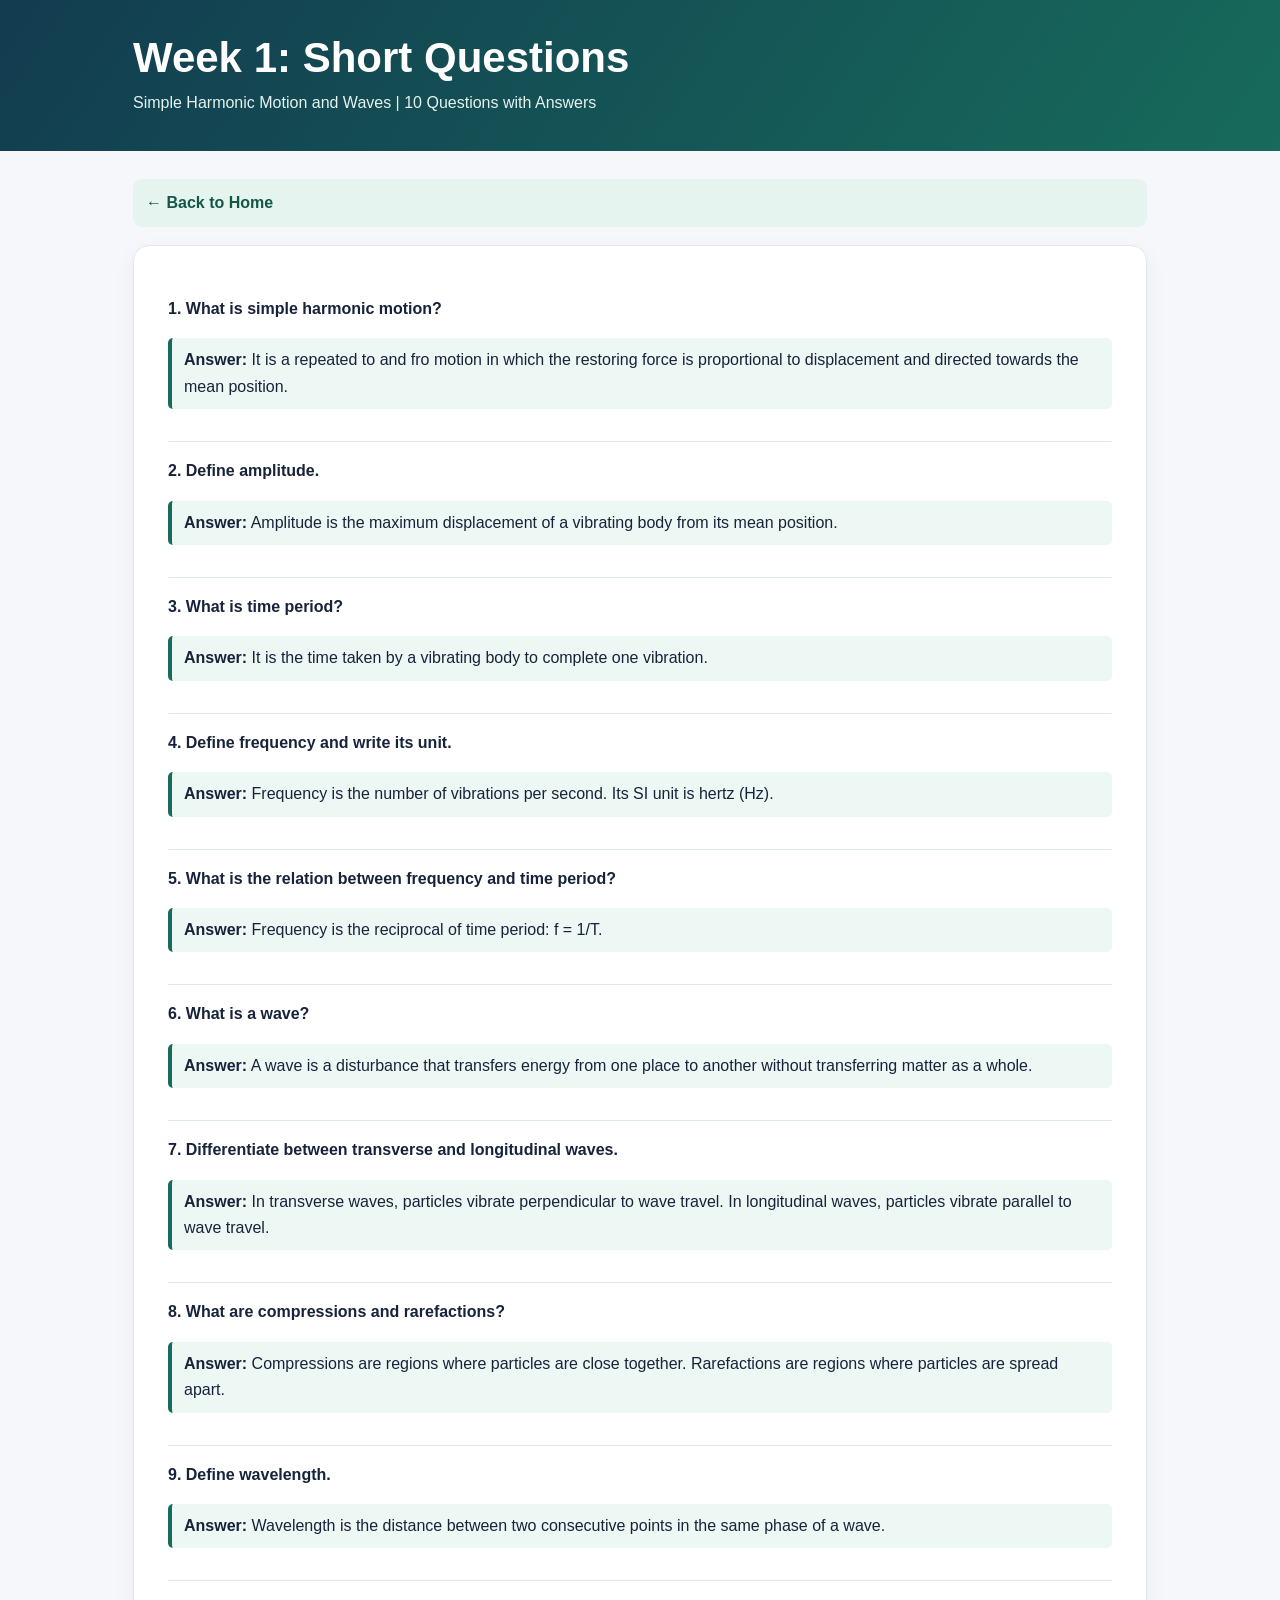
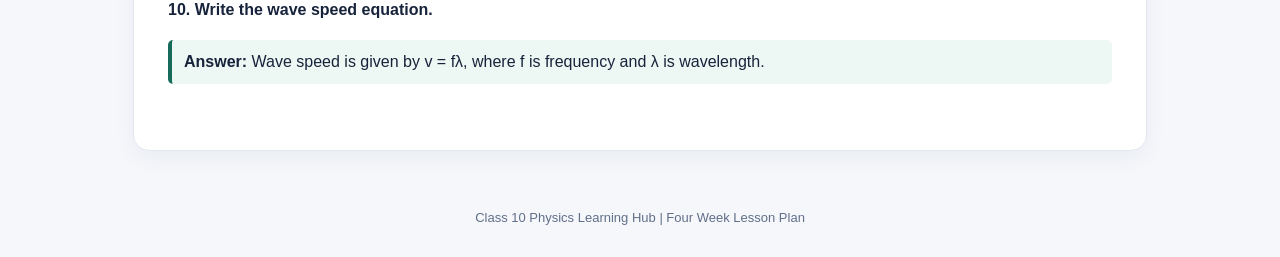
<file: short_week1.html>
<!DOCTYPE html>
<html lang="en">
<head><meta charset="UTF-8"><meta name="viewport" content="width=device-width, initial-scale=1.0">
<title>Week 1: Short Questions</title><link rel="stylesheet" href="style.css"></head>
<body><header><div class="wrap"><h1>Week 1: Short Questions</h1><p>Simple Harmonic Motion and Waves | 10 Questions with Answers</p></div></header>
<main><a class="back" href="index.html">← Back to Home</a><div class="content" style="margin-top:18px"><div class="question"><b>1. What is simple harmonic motion?</b><p class="answer"><b>Answer:</b> It is a repeated to and fro motion in which the restoring force is proportional to displacement and directed towards the mean position.</p></div><div class="question"><b>2. Define amplitude.</b><p class="answer"><b>Answer:</b> Amplitude is the maximum displacement of a vibrating body from its mean position.</p></div><div class="question"><b>3. What is time period?</b><p class="answer"><b>Answer:</b> It is the time taken by a vibrating body to complete one vibration.</p></div><div class="question"><b>4. Define frequency and write its unit.</b><p class="answer"><b>Answer:</b> Frequency is the number of vibrations per second. Its SI unit is hertz (Hz).</p></div><div class="question"><b>5. What is the relation between frequency and time period?</b><p class="answer"><b>Answer:</b> Frequency is the reciprocal of time period: f = 1/T.</p></div><div class="question"><b>6. What is a wave?</b><p class="answer"><b>Answer:</b> A wave is a disturbance that transfers energy from one place to another without transferring matter as a whole.</p></div><div class="question"><b>7. Differentiate between transverse and longitudinal waves.</b><p class="answer"><b>Answer:</b> In transverse waves, particles vibrate perpendicular to wave travel. In longitudinal waves, particles vibrate parallel to wave travel.</p></div><div class="question"><b>8. What are compressions and rarefactions?</b><p class="answer"><b>Answer:</b> Compressions are regions where particles are close together. Rarefactions are regions where particles are spread apart.</p></div><div class="question"><b>9. Define wavelength.</b><p class="answer"><b>Answer:</b> Wavelength is the distance between two consecutive points in the same phase of a wave.</p></div><div class="question"><b>10. Write the wave speed equation.</b><p class="answer"><b>Answer:</b> Wave speed is given by v = fλ, where f is frequency and λ is wavelength.</p></div></div></main><footer>Class 10 Physics Learning Hub | Four Week Lesson Plan</footer></body></html>
</file>
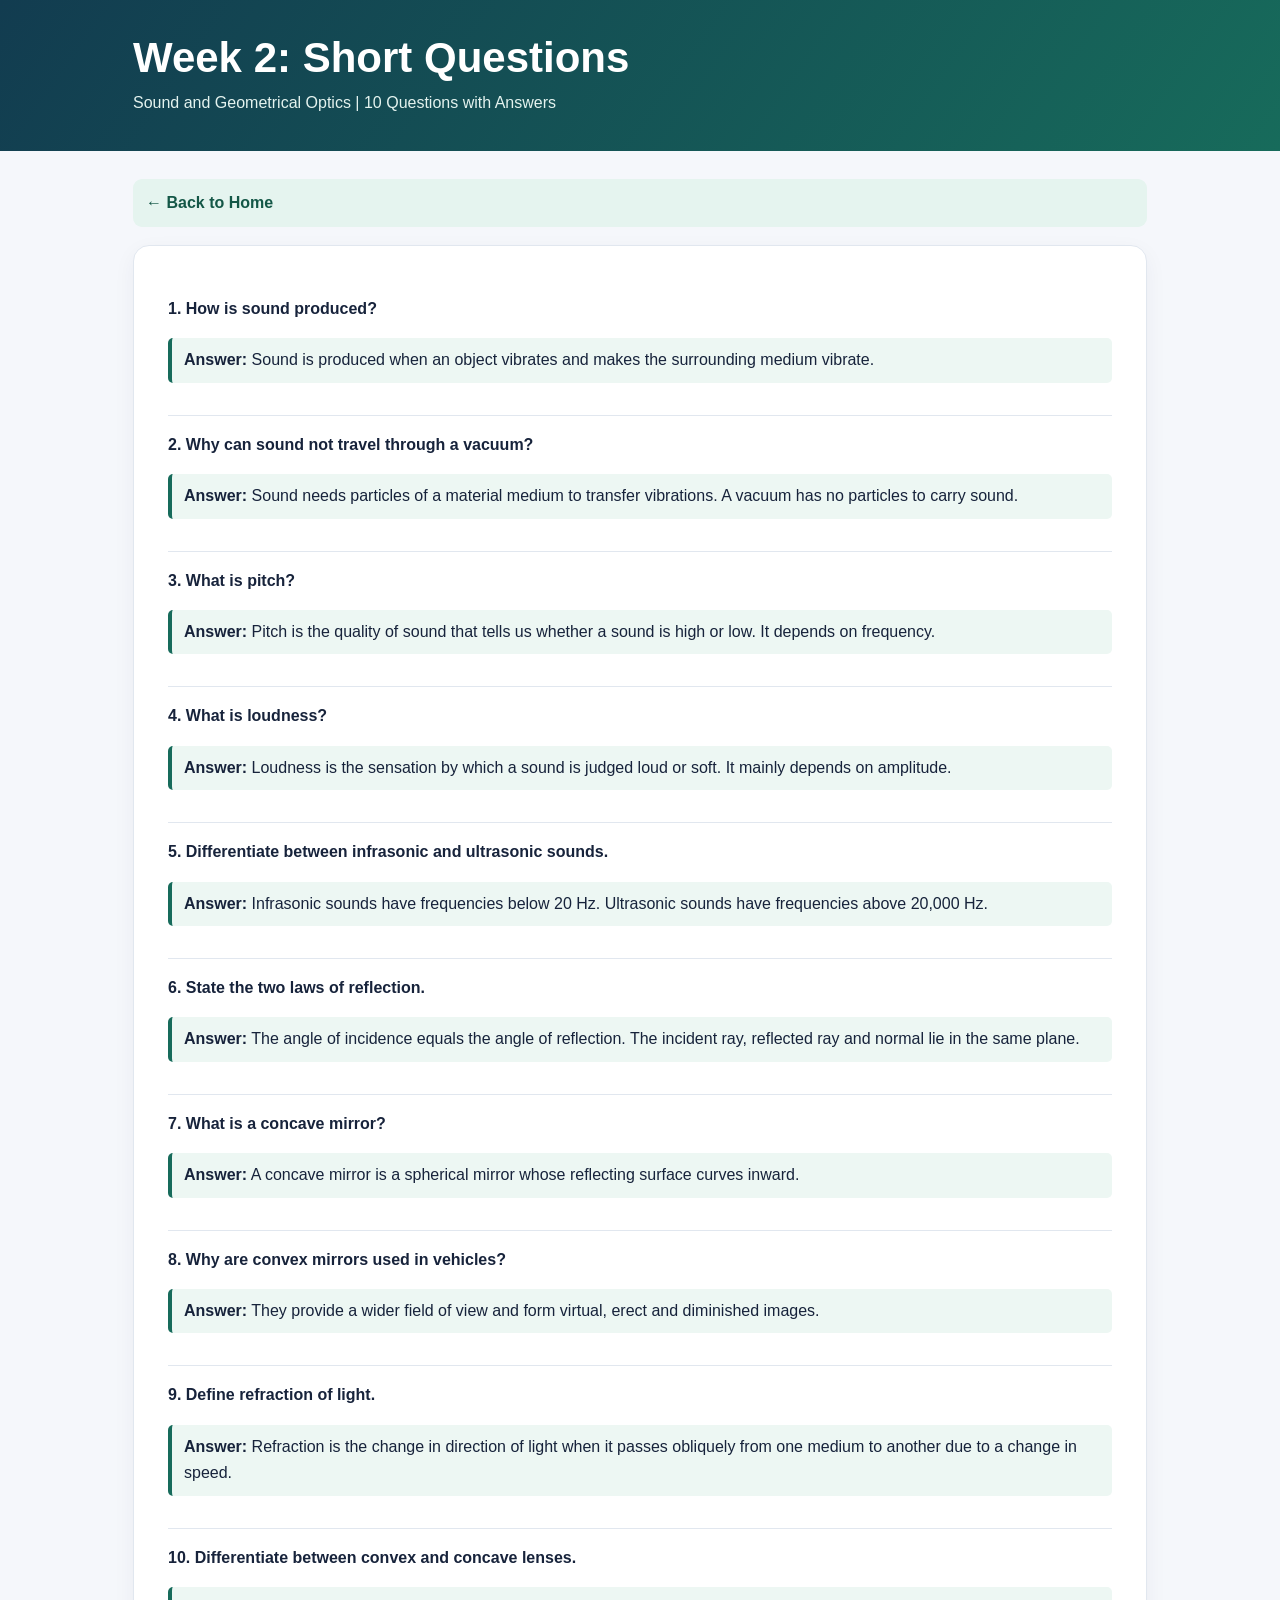
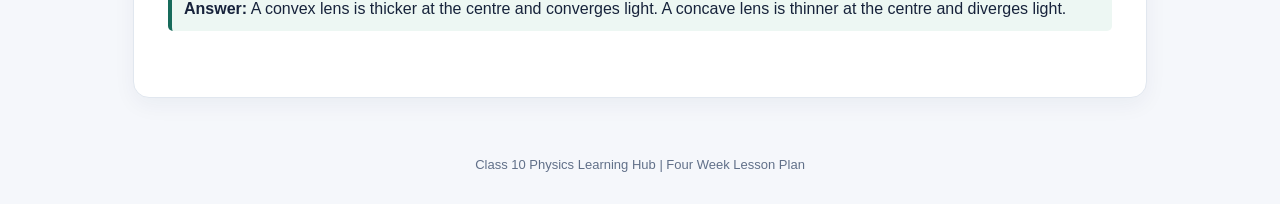
<file: short_week2.html>
<!DOCTYPE html>
<html lang="en">
<head><meta charset="UTF-8"><meta name="viewport" content="width=device-width, initial-scale=1.0">
<title>Week 2: Short Questions</title><link rel="stylesheet" href="style.css"></head>
<body><header><div class="wrap"><h1>Week 2: Short Questions</h1><p>Sound and Geometrical Optics | 10 Questions with Answers</p></div></header>
<main><a class="back" href="index.html">← Back to Home</a><div class="content" style="margin-top:18px"><div class="question"><b>1. How is sound produced?</b><p class="answer"><b>Answer:</b> Sound is produced when an object vibrates and makes the surrounding medium vibrate.</p></div><div class="question"><b>2. Why can sound not travel through a vacuum?</b><p class="answer"><b>Answer:</b> Sound needs particles of a material medium to transfer vibrations. A vacuum has no particles to carry sound.</p></div><div class="question"><b>3. What is pitch?</b><p class="answer"><b>Answer:</b> Pitch is the quality of sound that tells us whether a sound is high or low. It depends on frequency.</p></div><div class="question"><b>4. What is loudness?</b><p class="answer"><b>Answer:</b> Loudness is the sensation by which a sound is judged loud or soft. It mainly depends on amplitude.</p></div><div class="question"><b>5. Differentiate between infrasonic and ultrasonic sounds.</b><p class="answer"><b>Answer:</b> Infrasonic sounds have frequencies below 20 Hz. Ultrasonic sounds have frequencies above 20,000 Hz.</p></div><div class="question"><b>6. State the two laws of reflection.</b><p class="answer"><b>Answer:</b> The angle of incidence equals the angle of reflection. The incident ray, reflected ray and normal lie in the same plane.</p></div><div class="question"><b>7. What is a concave mirror?</b><p class="answer"><b>Answer:</b> A concave mirror is a spherical mirror whose reflecting surface curves inward.</p></div><div class="question"><b>8. Why are convex mirrors used in vehicles?</b><p class="answer"><b>Answer:</b> They provide a wider field of view and form virtual, erect and diminished images.</p></div><div class="question"><b>9. Define refraction of light.</b><p class="answer"><b>Answer:</b> Refraction is the change in direction of light when it passes obliquely from one medium to another due to a change in speed.</p></div><div class="question"><b>10. Differentiate between convex and concave lenses.</b><p class="answer"><b>Answer:</b> A convex lens is thicker at the centre and converges light. A concave lens is thinner at the centre and diverges light.</p></div></div></main><footer>Class 10 Physics Learning Hub | Four Week Lesson Plan</footer></body></html>
</file>
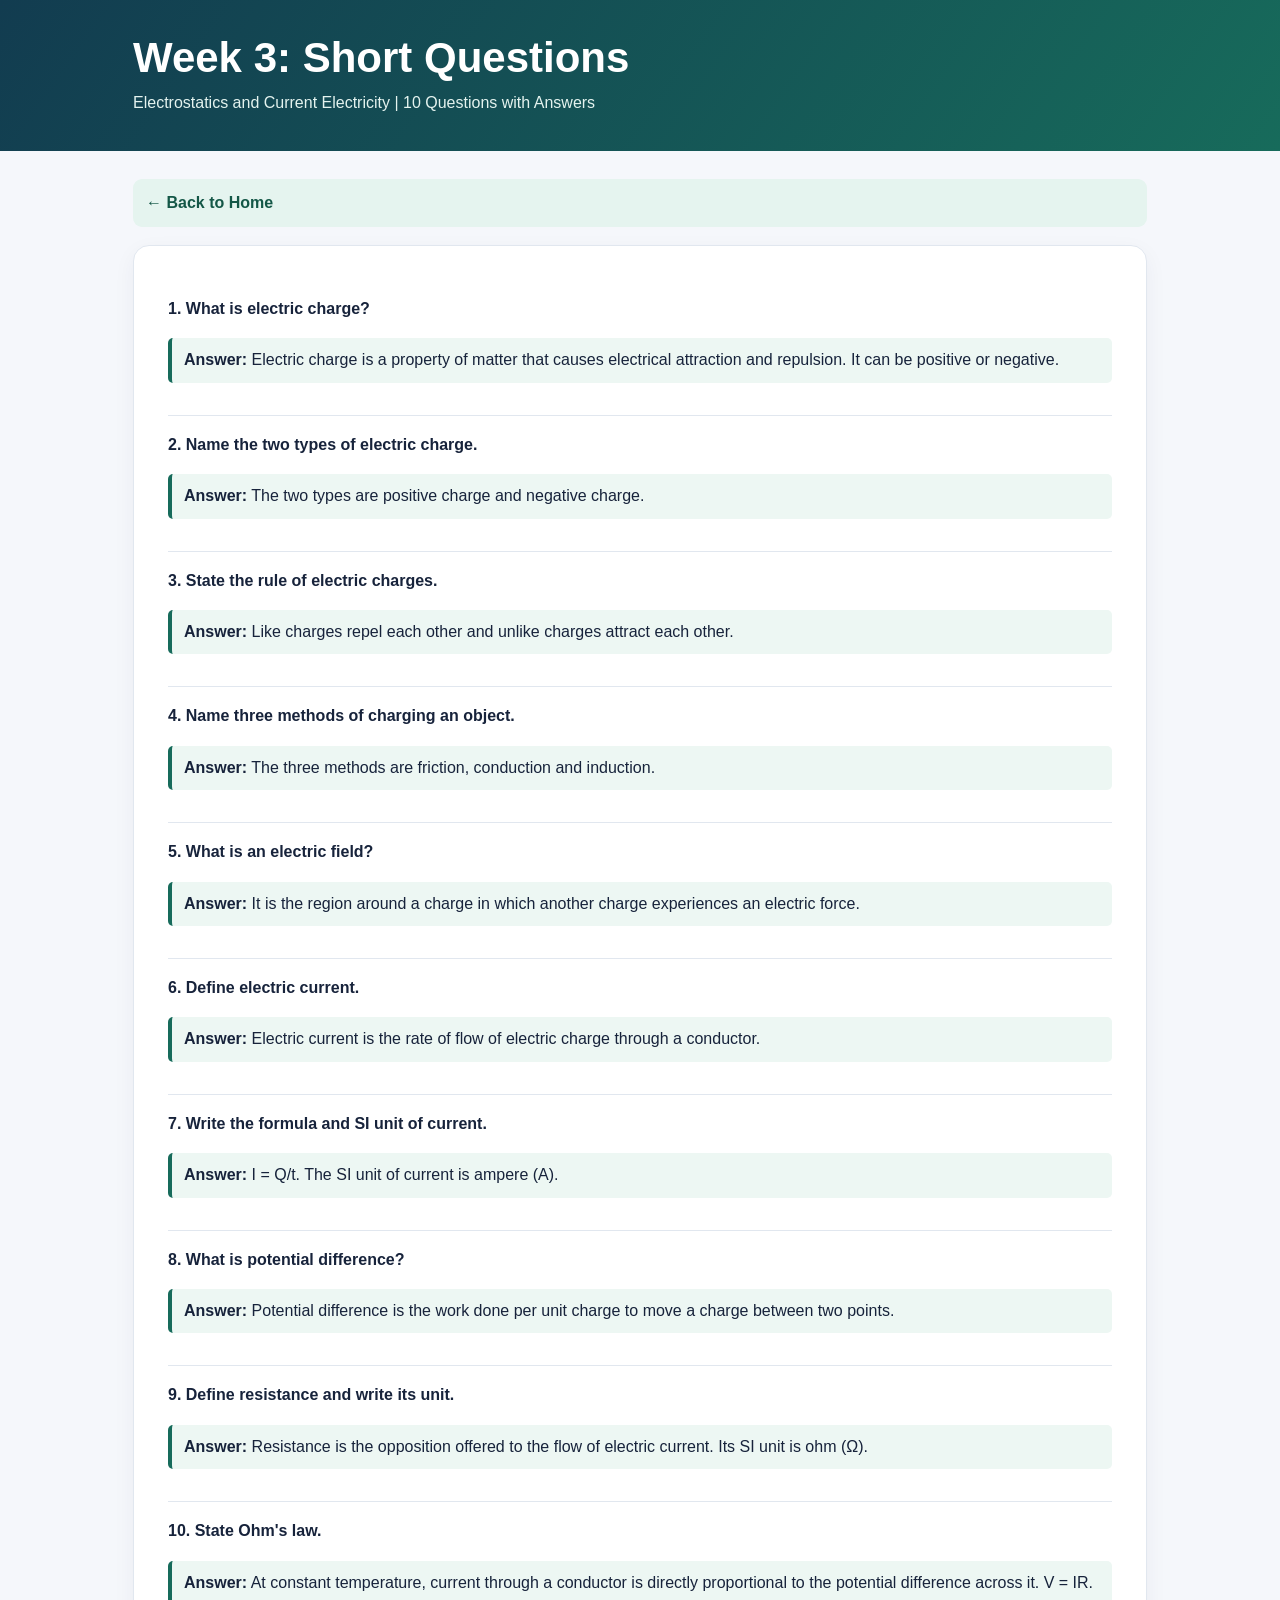
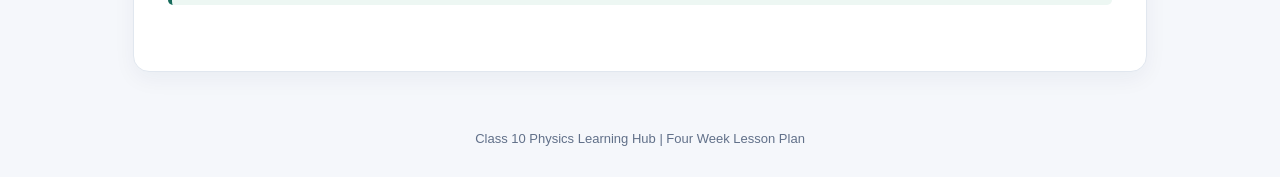
<file: short_week3.html>
<!DOCTYPE html>
<html lang="en">
<head><meta charset="UTF-8"><meta name="viewport" content="width=device-width, initial-scale=1.0">
<title>Week 3: Short Questions</title><link rel="stylesheet" href="style.css"></head>
<body><header><div class="wrap"><h1>Week 3: Short Questions</h1><p>Electrostatics and Current Electricity | 10 Questions with Answers</p></div></header>
<main><a class="back" href="index.html">← Back to Home</a><div class="content" style="margin-top:18px"><div class="question"><b>1. What is electric charge?</b><p class="answer"><b>Answer:</b> Electric charge is a property of matter that causes electrical attraction and repulsion. It can be positive or negative.</p></div><div class="question"><b>2. Name the two types of electric charge.</b><p class="answer"><b>Answer:</b> The two types are positive charge and negative charge.</p></div><div class="question"><b>3. State the rule of electric charges.</b><p class="answer"><b>Answer:</b> Like charges repel each other and unlike charges attract each other.</p></div><div class="question"><b>4. Name three methods of charging an object.</b><p class="answer"><b>Answer:</b> The three methods are friction, conduction and induction.</p></div><div class="question"><b>5. What is an electric field?</b><p class="answer"><b>Answer:</b> It is the region around a charge in which another charge experiences an electric force.</p></div><div class="question"><b>6. Define electric current.</b><p class="answer"><b>Answer:</b> Electric current is the rate of flow of electric charge through a conductor.</p></div><div class="question"><b>7. Write the formula and SI unit of current.</b><p class="answer"><b>Answer:</b> I = Q/t. The SI unit of current is ampere (A).</p></div><div class="question"><b>8. What is potential difference?</b><p class="answer"><b>Answer:</b> Potential difference is the work done per unit charge to move a charge between two points.</p></div><div class="question"><b>9. Define resistance and write its unit.</b><p class="answer"><b>Answer:</b> Resistance is the opposition offered to the flow of electric current. Its SI unit is ohm (Ω).</p></div><div class="question"><b>10. State Ohm's law.</b><p class="answer"><b>Answer:</b> At constant temperature, current through a conductor is directly proportional to the potential difference across it. V = IR.</p></div></div></main><footer>Class 10 Physics Learning Hub | Four Week Lesson Plan</footer></body></html>
</file>
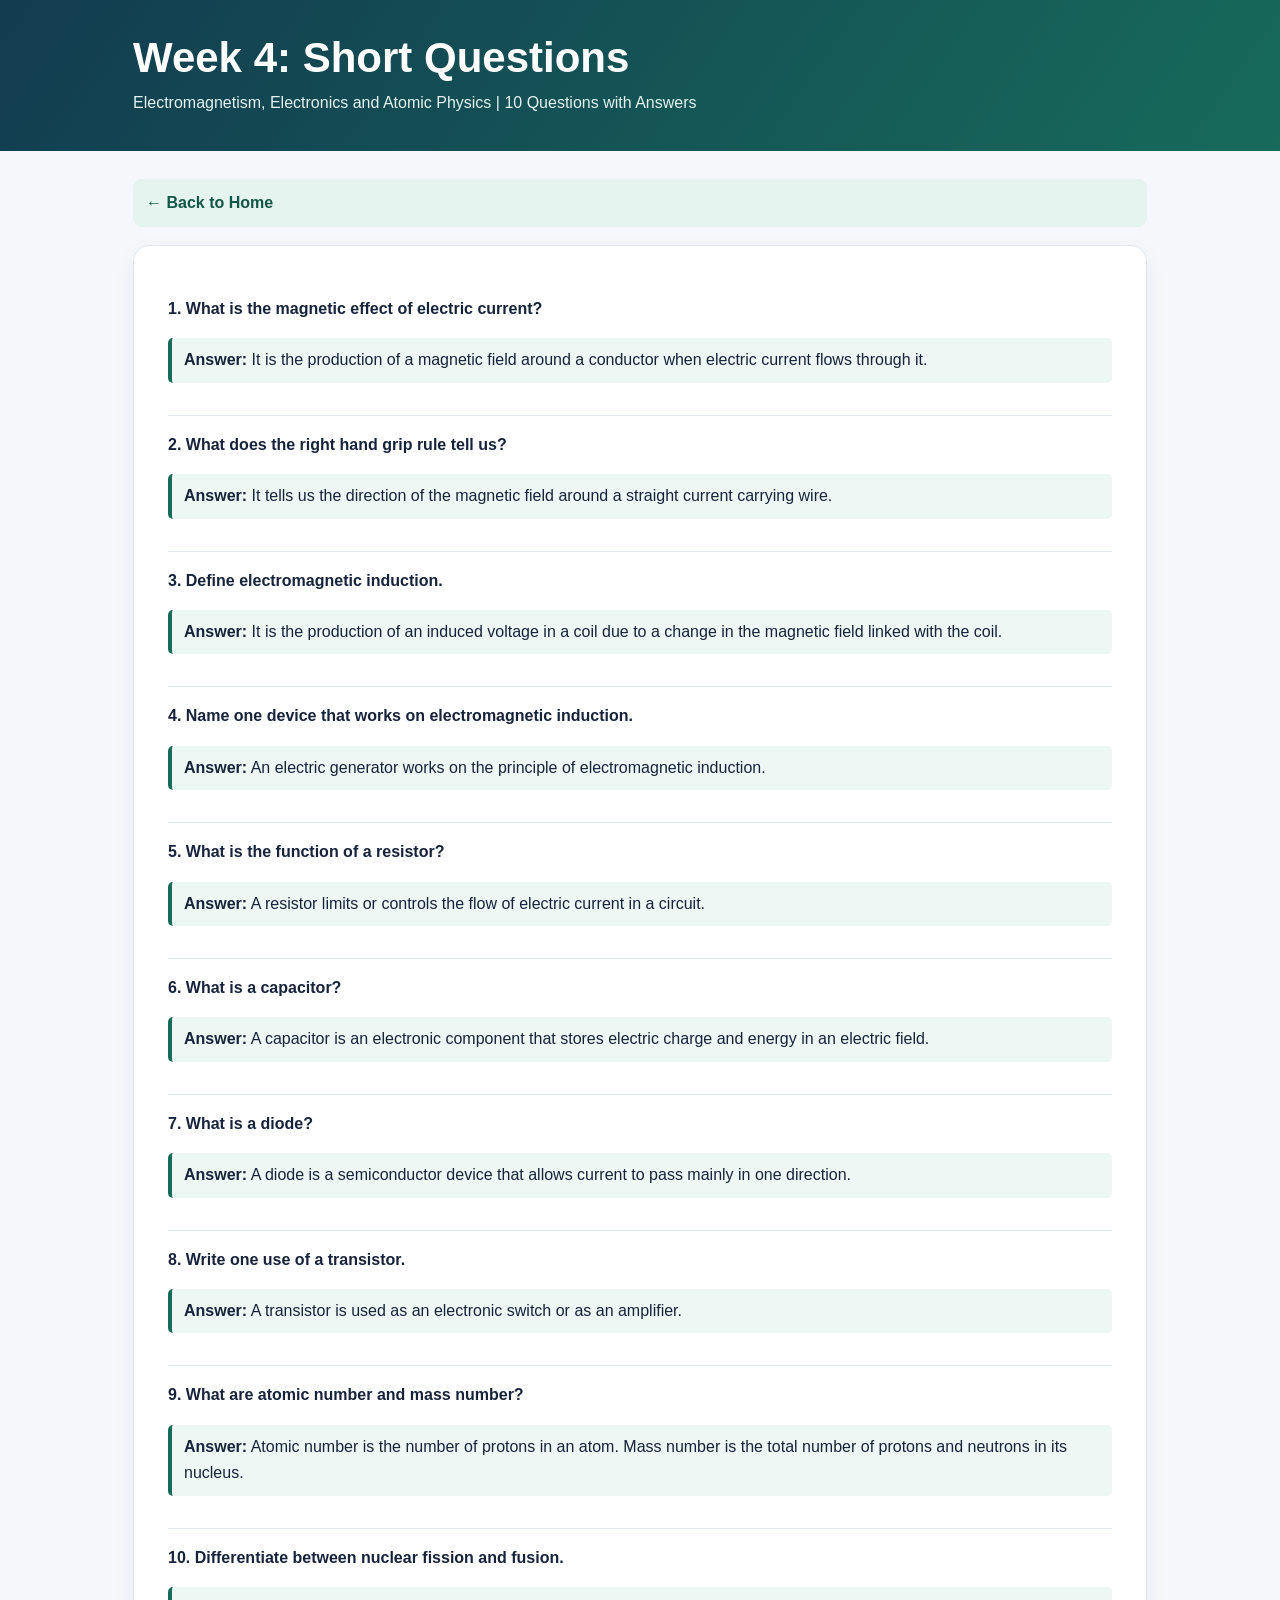
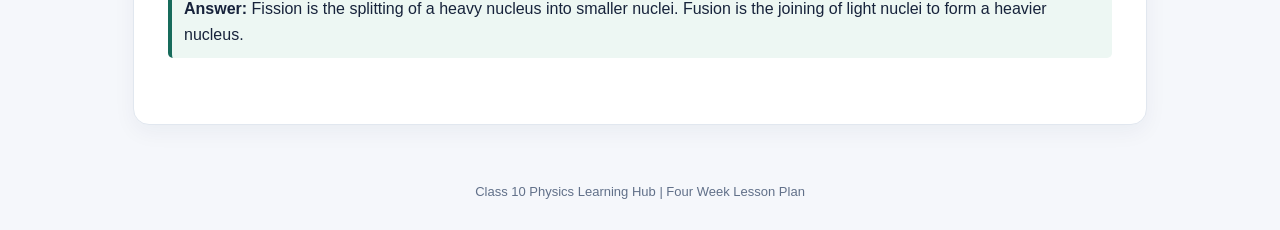
<file: short_week4.html>
<!DOCTYPE html>
<html lang="en">
<head><meta charset="UTF-8"><meta name="viewport" content="width=device-width, initial-scale=1.0">
<title>Week 4: Short Questions</title><link rel="stylesheet" href="style.css"></head>
<body><header><div class="wrap"><h1>Week 4: Short Questions</h1><p>Electromagnetism, Electronics and Atomic Physics | 10 Questions with Answers</p></div></header>
<main><a class="back" href="index.html">← Back to Home</a><div class="content" style="margin-top:18px"><div class="question"><b>1. What is the magnetic effect of electric current?</b><p class="answer"><b>Answer:</b> It is the production of a magnetic field around a conductor when electric current flows through it.</p></div><div class="question"><b>2. What does the right hand grip rule tell us?</b><p class="answer"><b>Answer:</b> It tells us the direction of the magnetic field around a straight current carrying wire.</p></div><div class="question"><b>3. Define electromagnetic induction.</b><p class="answer"><b>Answer:</b> It is the production of an induced voltage in a coil due to a change in the magnetic field linked with the coil.</p></div><div class="question"><b>4. Name one device that works on electromagnetic induction.</b><p class="answer"><b>Answer:</b> An electric generator works on the principle of electromagnetic induction.</p></div><div class="question"><b>5. What is the function of a resistor?</b><p class="answer"><b>Answer:</b> A resistor limits or controls the flow of electric current in a circuit.</p></div><div class="question"><b>6. What is a capacitor?</b><p class="answer"><b>Answer:</b> A capacitor is an electronic component that stores electric charge and energy in an electric field.</p></div><div class="question"><b>7. What is a diode?</b><p class="answer"><b>Answer:</b> A diode is a semiconductor device that allows current to pass mainly in one direction.</p></div><div class="question"><b>8. Write one use of a transistor.</b><p class="answer"><b>Answer:</b> A transistor is used as an electronic switch or as an amplifier.</p></div><div class="question"><b>9. What are atomic number and mass number?</b><p class="answer"><b>Answer:</b> Atomic number is the number of protons in an atom. Mass number is the total number of protons and neutrons in its nucleus.</p></div><div class="question"><b>10. Differentiate between nuclear fission and fusion.</b><p class="answer"><b>Answer:</b> Fission is the splitting of a heavy nucleus into smaller nuclei. Fusion is the joining of light nuclei to form a heavier nucleus.</p></div></div></main><footer>Class 10 Physics Learning Hub | Four Week Lesson Plan</footer></body></html>
</file>
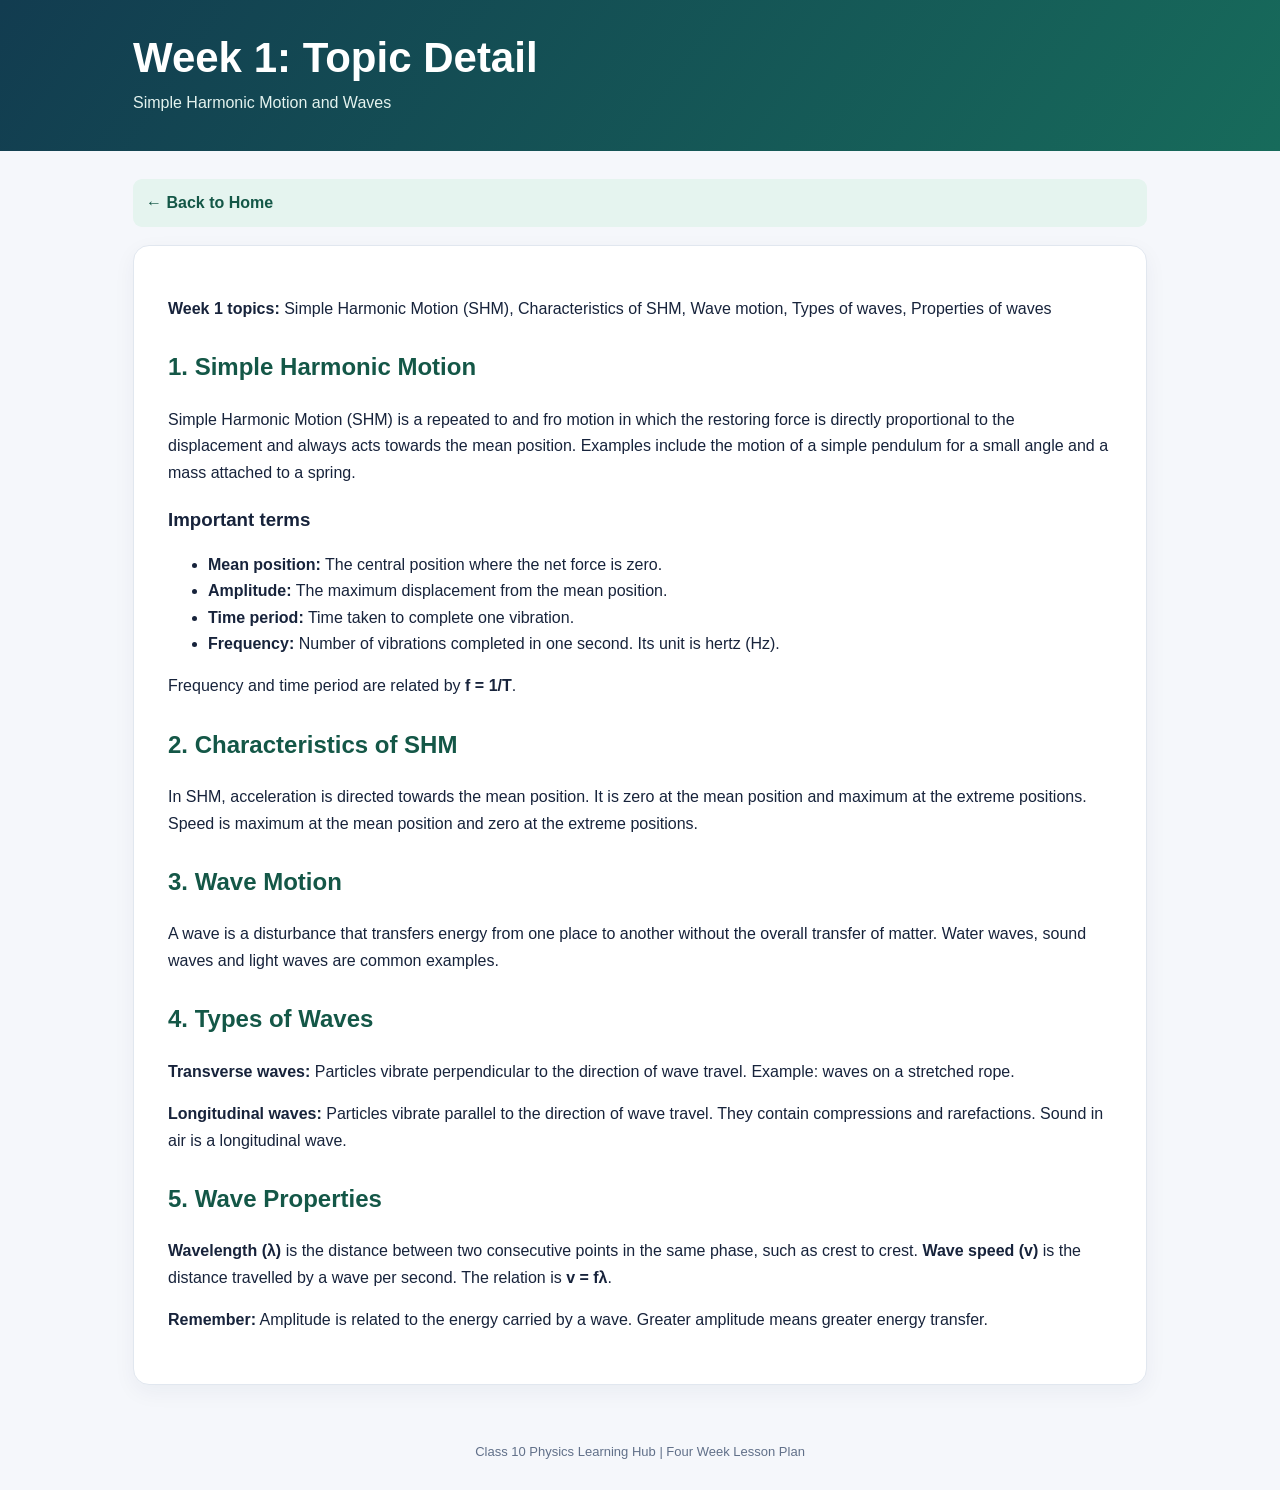
<file: topic_week1.html>
<!DOCTYPE html>
<html lang="en">
<head><meta charset="UTF-8"><meta name="viewport" content="width=device-width, initial-scale=1.0">
<title>Week 1: Topic Detail</title><link rel="stylesheet" href="style.css"></head>
<body><header><div class="wrap"><h1>Week 1: Topic Detail</h1><p>Simple Harmonic Motion and Waves</p></div></header>
<main><a class="back" href="index.html">← Back to Home</a><div class="content" style="margin-top:18px"><p><b>Week 1 topics:</b> Simple Harmonic Motion (SHM), Characteristics of SHM, Wave motion, Types of waves, Properties of waves</p>
<h2>1. Simple Harmonic Motion</h2>
<p>Simple Harmonic Motion (SHM) is a repeated to and fro motion in which the restoring force is directly proportional to the displacement and always acts towards the mean position. Examples include the motion of a simple pendulum for a small angle and a mass attached to a spring.</p>
<h3>Important terms</h3>
<ul><li><b>Mean position:</b> The central position where the net force is zero.</li><li><b>Amplitude:</b> The maximum displacement from the mean position.</li><li><b>Time period:</b> Time taken to complete one vibration.</li><li><b>Frequency:</b> Number of vibrations completed in one second. Its unit is hertz (Hz).</li></ul>
<p>Frequency and time period are related by <b>f = 1/T</b>.</p>
<h2>2. Characteristics of SHM</h2>
<p>In SHM, acceleration is directed towards the mean position. It is zero at the mean position and maximum at the extreme positions. Speed is maximum at the mean position and zero at the extreme positions.</p>
<h2>3. Wave Motion</h2>
<p>A wave is a disturbance that transfers energy from one place to another without the overall transfer of matter. Water waves, sound waves and light waves are common examples.</p>
<h2>4. Types of Waves</h2>
<p><b>Transverse waves:</b> Particles vibrate perpendicular to the direction of wave travel. Example: waves on a stretched rope.</p>
<p><b>Longitudinal waves:</b> Particles vibrate parallel to the direction of wave travel. They contain compressions and rarefactions. Sound in air is a longitudinal wave.</p>
<h2>5. Wave Properties</h2>
<p><b>Wavelength (λ)</b> is the distance between two consecutive points in the same phase, such as crest to crest. <b>Wave speed (v)</b> is the distance travelled by a wave per second. The relation is <b>v = fλ</b>.</p>
<p><b>Remember:</b> Amplitude is related to the energy carried by a wave. Greater amplitude means greater energy transfer.</p>
</div></main><footer>Class 10 Physics Learning Hub | Four Week Lesson Plan</footer></body></html>
</file>
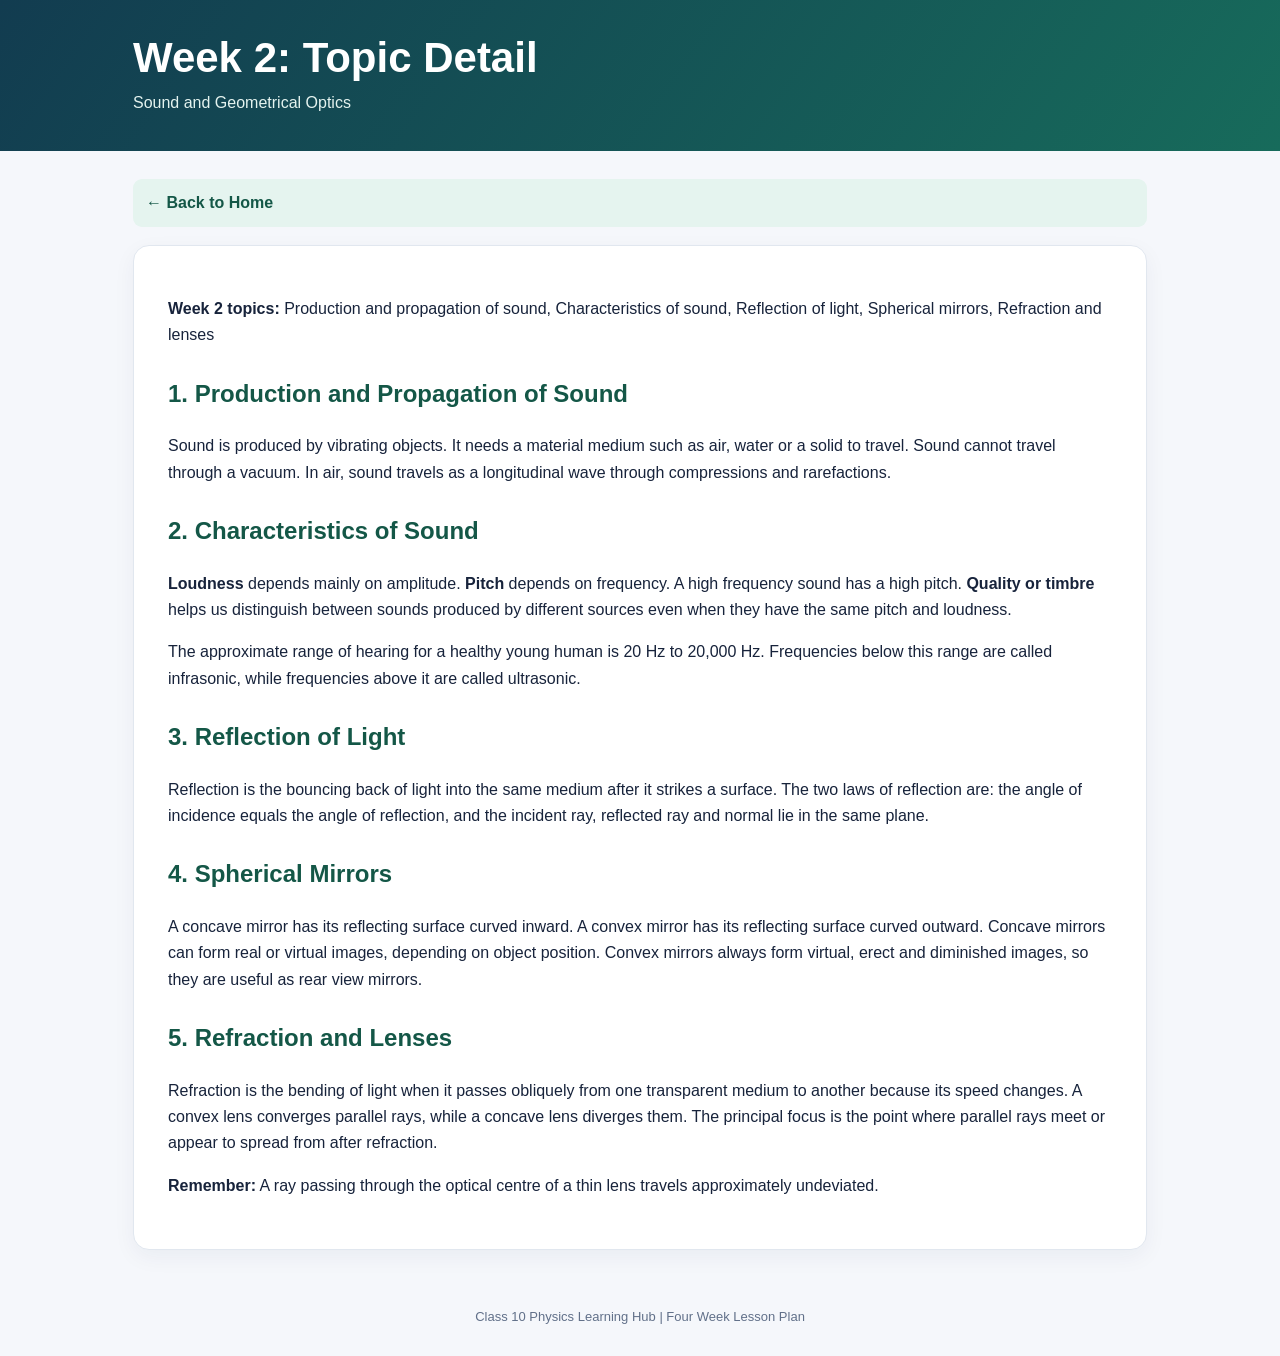
<file: topic_week2.html>
<!DOCTYPE html>
<html lang="en">
<head><meta charset="UTF-8"><meta name="viewport" content="width=device-width, initial-scale=1.0">
<title>Week 2: Topic Detail</title><link rel="stylesheet" href="style.css"></head>
<body><header><div class="wrap"><h1>Week 2: Topic Detail</h1><p>Sound and Geometrical Optics</p></div></header>
<main><a class="back" href="index.html">← Back to Home</a><div class="content" style="margin-top:18px"><p><b>Week 2 topics:</b> Production and propagation of sound, Characteristics of sound, Reflection of light, Spherical mirrors, Refraction and lenses</p>
<h2>1. Production and Propagation of Sound</h2>
<p>Sound is produced by vibrating objects. It needs a material medium such as air, water or a solid to travel. Sound cannot travel through a vacuum. In air, sound travels as a longitudinal wave through compressions and rarefactions.</p>
<h2>2. Characteristics of Sound</h2>
<p><b>Loudness</b> depends mainly on amplitude. <b>Pitch</b> depends on frequency. A high frequency sound has a high pitch. <b>Quality or timbre</b> helps us distinguish between sounds produced by different sources even when they have the same pitch and loudness.</p>
<p>The approximate range of hearing for a healthy young human is 20 Hz to 20,000 Hz. Frequencies below this range are called infrasonic, while frequencies above it are called ultrasonic.</p>
<h2>3. Reflection of Light</h2>
<p>Reflection is the bouncing back of light into the same medium after it strikes a surface. The two laws of reflection are: the angle of incidence equals the angle of reflection, and the incident ray, reflected ray and normal lie in the same plane.</p>
<h2>4. Spherical Mirrors</h2>
<p>A concave mirror has its reflecting surface curved inward. A convex mirror has its reflecting surface curved outward. Concave mirrors can form real or virtual images, depending on object position. Convex mirrors always form virtual, erect and diminished images, so they are useful as rear view mirrors.</p>
<h2>5. Refraction and Lenses</h2>
<p>Refraction is the bending of light when it passes obliquely from one transparent medium to another because its speed changes. A convex lens converges parallel rays, while a concave lens diverges them. The principal focus is the point where parallel rays meet or appear to spread from after refraction.</p>
<p><b>Remember:</b> A ray passing through the optical centre of a thin lens travels approximately undeviated.</p>
</div></main><footer>Class 10 Physics Learning Hub | Four Week Lesson Plan</footer></body></html>
</file>
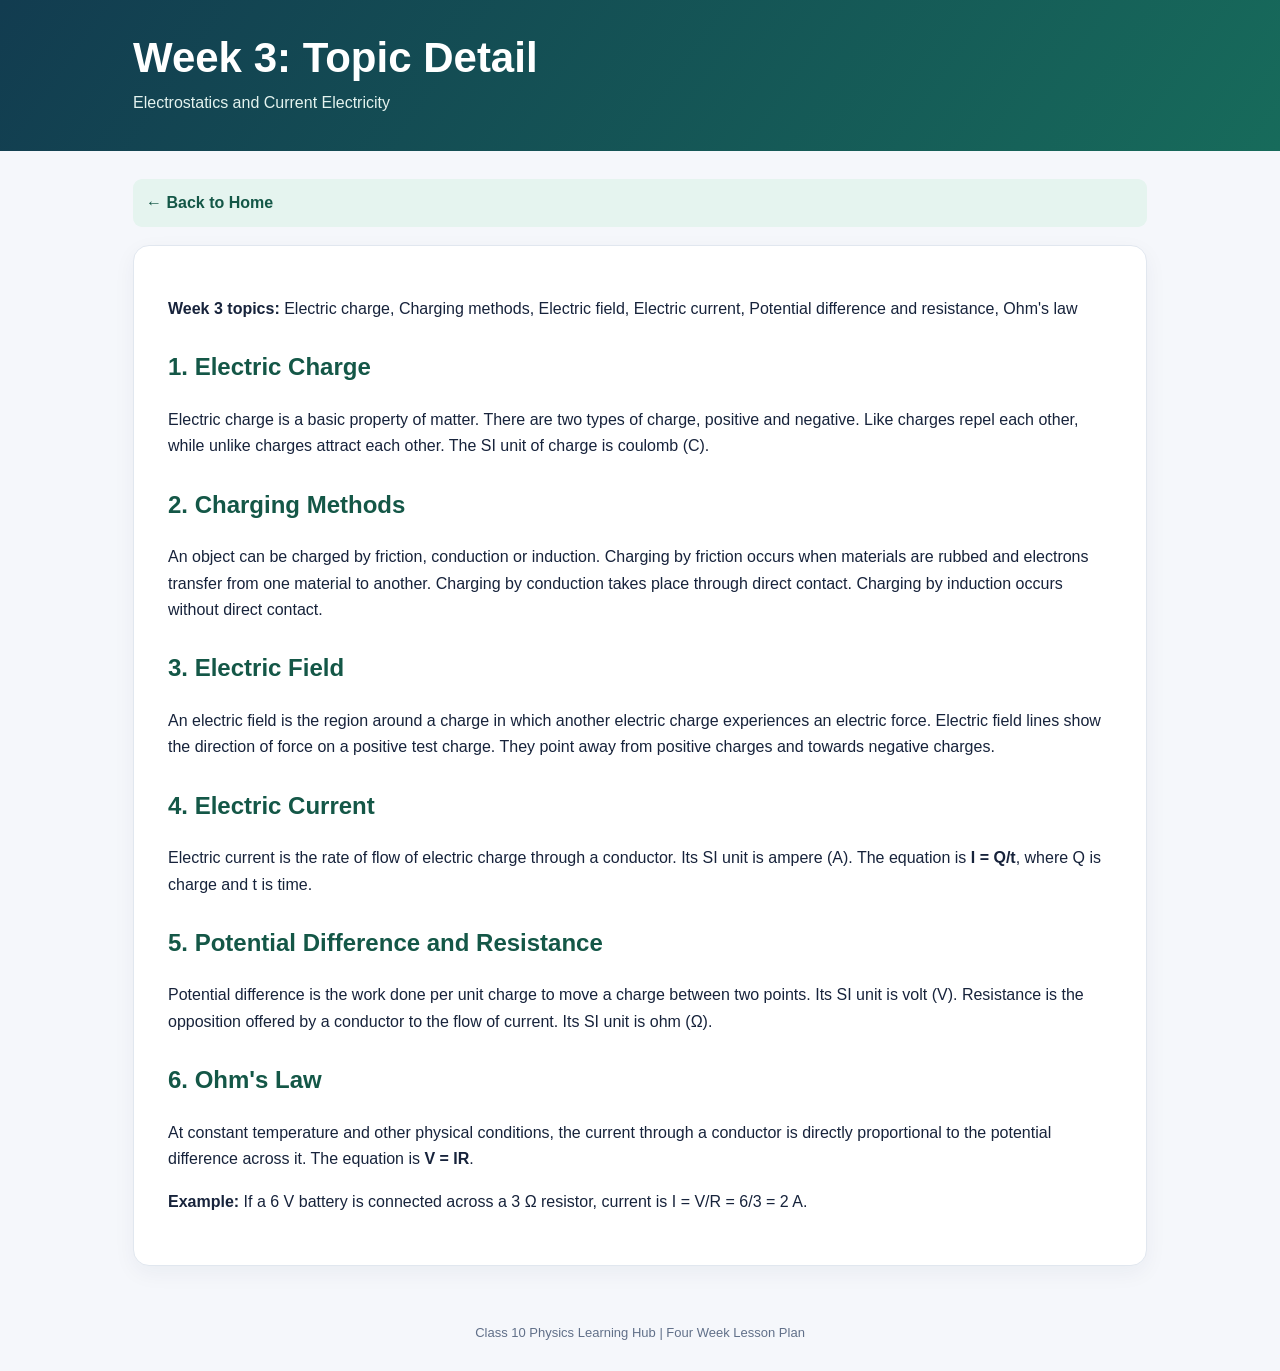
<file: topic_week3.html>
<!DOCTYPE html>
<html lang="en">
<head><meta charset="UTF-8"><meta name="viewport" content="width=device-width, initial-scale=1.0">
<title>Week 3: Topic Detail</title><link rel="stylesheet" href="style.css"></head>
<body><header><div class="wrap"><h1>Week 3: Topic Detail</h1><p>Electrostatics and Current Electricity</p></div></header>
<main><a class="back" href="index.html">← Back to Home</a><div class="content" style="margin-top:18px"><p><b>Week 3 topics:</b> Electric charge, Charging methods, Electric field, Electric current, Potential difference and resistance, Ohm's law</p>
<h2>1. Electric Charge</h2>
<p>Electric charge is a basic property of matter. There are two types of charge, positive and negative. Like charges repel each other, while unlike charges attract each other. The SI unit of charge is coulomb (C).</p>
<h2>2. Charging Methods</h2>
<p>An object can be charged by friction, conduction or induction. Charging by friction occurs when materials are rubbed and electrons transfer from one material to another. Charging by conduction takes place through direct contact. Charging by induction occurs without direct contact.</p>
<h2>3. Electric Field</h2>
<p>An electric field is the region around a charge in which another electric charge experiences an electric force. Electric field lines show the direction of force on a positive test charge. They point away from positive charges and towards negative charges.</p>
<h2>4. Electric Current</h2>
<p>Electric current is the rate of flow of electric charge through a conductor. Its SI unit is ampere (A). The equation is <b>I = Q/t</b>, where Q is charge and t is time.</p>
<h2>5. Potential Difference and Resistance</h2>
<p>Potential difference is the work done per unit charge to move a charge between two points. Its SI unit is volt (V). Resistance is the opposition offered by a conductor to the flow of current. Its SI unit is ohm (Ω).</p>
<h2>6. Ohm's Law</h2>
<p>At constant temperature and other physical conditions, the current through a conductor is directly proportional to the potential difference across it. The equation is <b>V = IR</b>.</p>
<p><b>Example:</b> If a 6 V battery is connected across a 3 Ω resistor, current is I = V/R = 6/3 = 2 A.</p>
</div></main><footer>Class 10 Physics Learning Hub | Four Week Lesson Plan</footer></body></html>
</file>
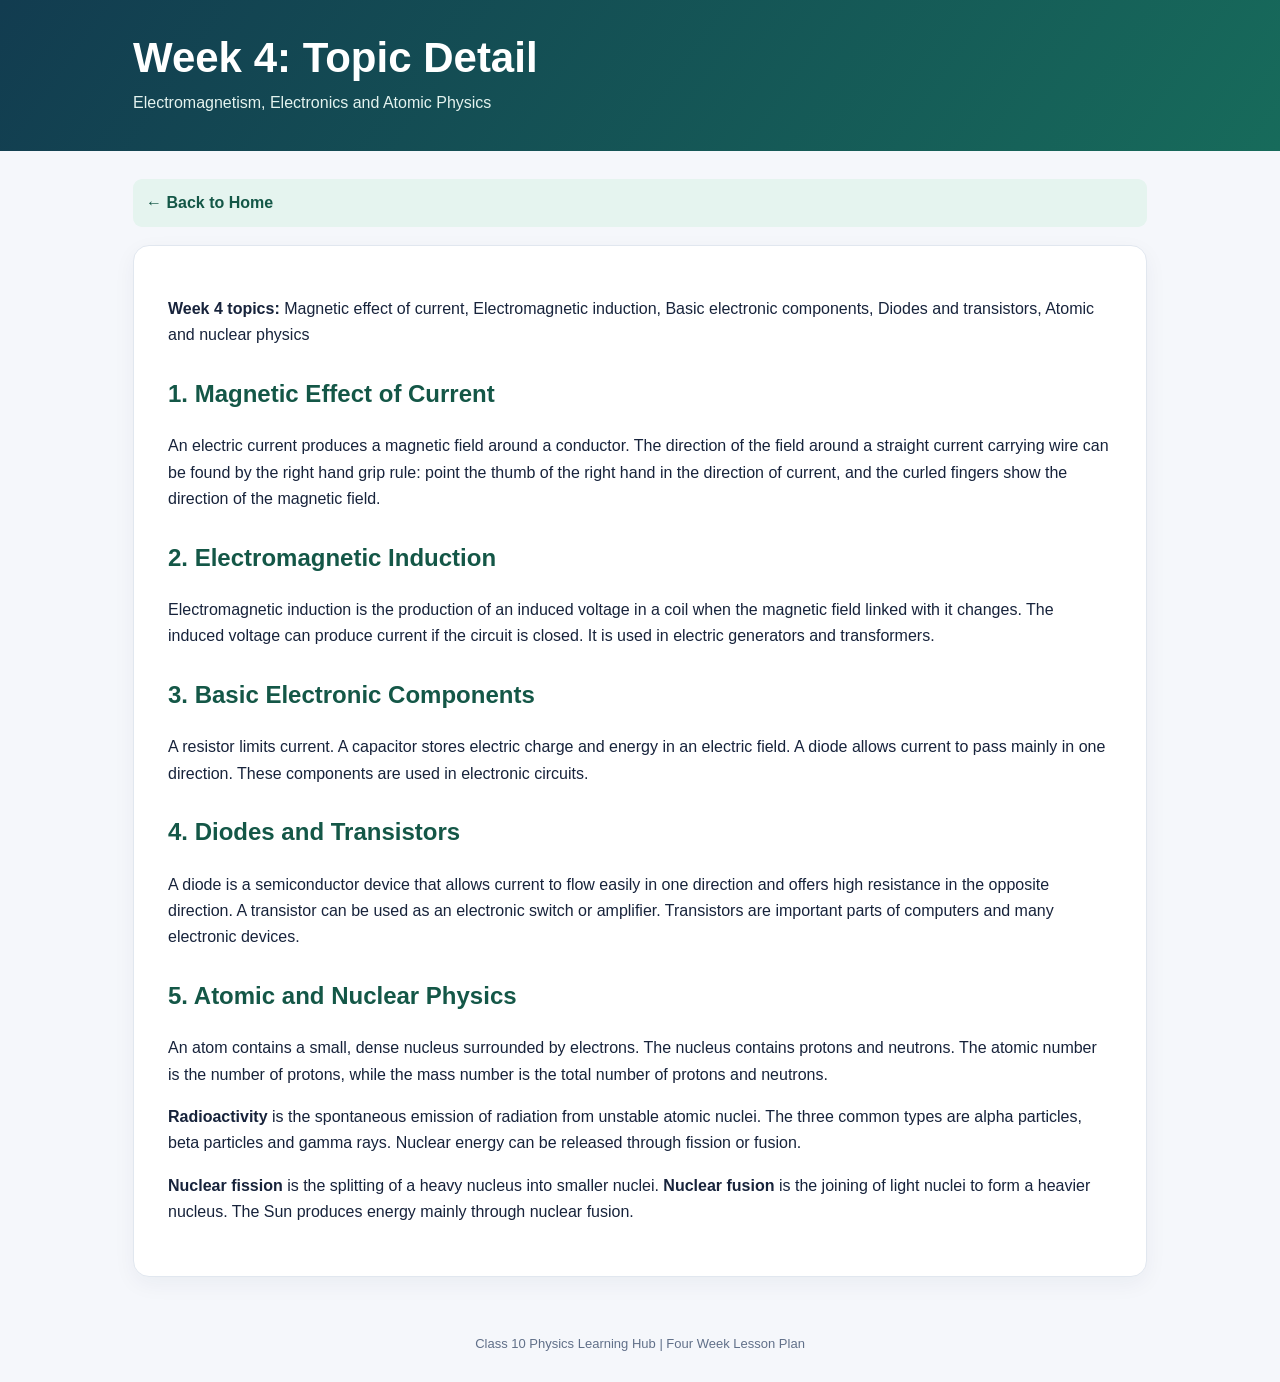
<file: topic_week4.html>
<!DOCTYPE html>
<html lang="en">
<head><meta charset="UTF-8"><meta name="viewport" content="width=device-width, initial-scale=1.0">
<title>Week 4: Topic Detail</title><link rel="stylesheet" href="style.css"></head>
<body><header><div class="wrap"><h1>Week 4: Topic Detail</h1><p>Electromagnetism, Electronics and Atomic Physics</p></div></header>
<main><a class="back" href="index.html">← Back to Home</a><div class="content" style="margin-top:18px"><p><b>Week 4 topics:</b> Magnetic effect of current, Electromagnetic induction, Basic electronic components, Diodes and transistors, Atomic and nuclear physics</p>
<h2>1. Magnetic Effect of Current</h2>
<p>An electric current produces a magnetic field around a conductor. The direction of the field around a straight current carrying wire can be found by the right hand grip rule: point the thumb of the right hand in the direction of current, and the curled fingers show the direction of the magnetic field.</p>
<h2>2. Electromagnetic Induction</h2>
<p>Electromagnetic induction is the production of an induced voltage in a coil when the magnetic field linked with it changes. The induced voltage can produce current if the circuit is closed. It is used in electric generators and transformers.</p>
<h2>3. Basic Electronic Components</h2>
<p>A resistor limits current. A capacitor stores electric charge and energy in an electric field. A diode allows current to pass mainly in one direction. These components are used in electronic circuits.</p>
<h2>4. Diodes and Transistors</h2>
<p>A diode is a semiconductor device that allows current to flow easily in one direction and offers high resistance in the opposite direction. A transistor can be used as an electronic switch or amplifier. Transistors are important parts of computers and many electronic devices.</p>
<h2>5. Atomic and Nuclear Physics</h2>
<p>An atom contains a small, dense nucleus surrounded by electrons. The nucleus contains protons and neutrons. The atomic number is the number of protons, while the mass number is the total number of protons and neutrons.</p>
<p><b>Radioactivity</b> is the spontaneous emission of radiation from unstable atomic nuclei. The three common types are alpha particles, beta particles and gamma rays. Nuclear energy can be released through fission or fusion.</p>
<p><b>Nuclear fission</b> is the splitting of a heavy nucleus into smaller nuclei. <b>Nuclear fusion</b> is the joining of light nuclei to form a heavier nucleus. The Sun produces energy mainly through nuclear fusion.</p>
</div></main><footer>Class 10 Physics Learning Hub | Four Week Lesson Plan</footer></body></html>
</file>
<file: style.css>
:root{--ink:#17233b;--muted:#617089;--paper:#f5f7fb;--card:#ffffff;--accent:#176b5b;--accent2:#e5f4ef;--line:#e1e7ef}
*{box-sizing:border-box}body{margin:0;font-family:Arial,Helvetica,sans-serif;background:var(--paper);color:var(--ink);line-height:1.65}
header{background:linear-gradient(125deg,#123c50,#176b5b);color:white;padding:34px 20px}
.wrap{max-width:1050px;margin:auto;padding:0 18px}header .wrap{padding-top:0;padding-bottom:0}
h1{font-size:clamp(28px,5vw,42px);line-height:1.15;margin:0 0 8px}header p{margin:0;color:#e4f3ef}
main{max-width:1050px;margin:28px auto;padding:0 18px}.intro{color:var(--muted);margin-bottom:22px}
.grid{display:grid;grid-template-columns:repeat(auto-fit,minmax(230px,1fr));gap:18px}
.card,.content{background:var(--card);border:1px solid var(--line);border-radius:16px;padding:22px;box-shadow:0 7px 22px rgba(28,47,75,.05)}
.card h2{margin:0 0 6px}.tag{font-size:12px;color:var(--accent);font-weight:bold;text-transform:uppercase;letter-spacing:.08em}
.links{display:grid;gap:10px;margin-top:18px}.links a,.back{display:block;text-decoration:none;background:var(--accent2);color:#145747;padding:11px 13px;border-radius:9px;font-weight:bold}
.links a:hover,.back:hover{background:#cce9df}.content{padding:clamp(20px,4vw,34px)}.content h2{margin-top:25px;color:#145747}.content h2:first-child{margin-top:0}.content h3{margin-bottom:5px}
.question{padding:16px 0;border-bottom:1px solid var(--line)}.question:last-child{border:0}.options{margin:8px 0;color:#43516a}.answer{background:#edf7f3;border-left:4px solid var(--accent);padding:9px 12px;border-radius:5px}
footer{text-align:center;color:var(--muted);padding:28px 15px;font-size:13px}
@media(max-width:600px){header{padding:27px 0}.card{padding:18px}}
</file>
